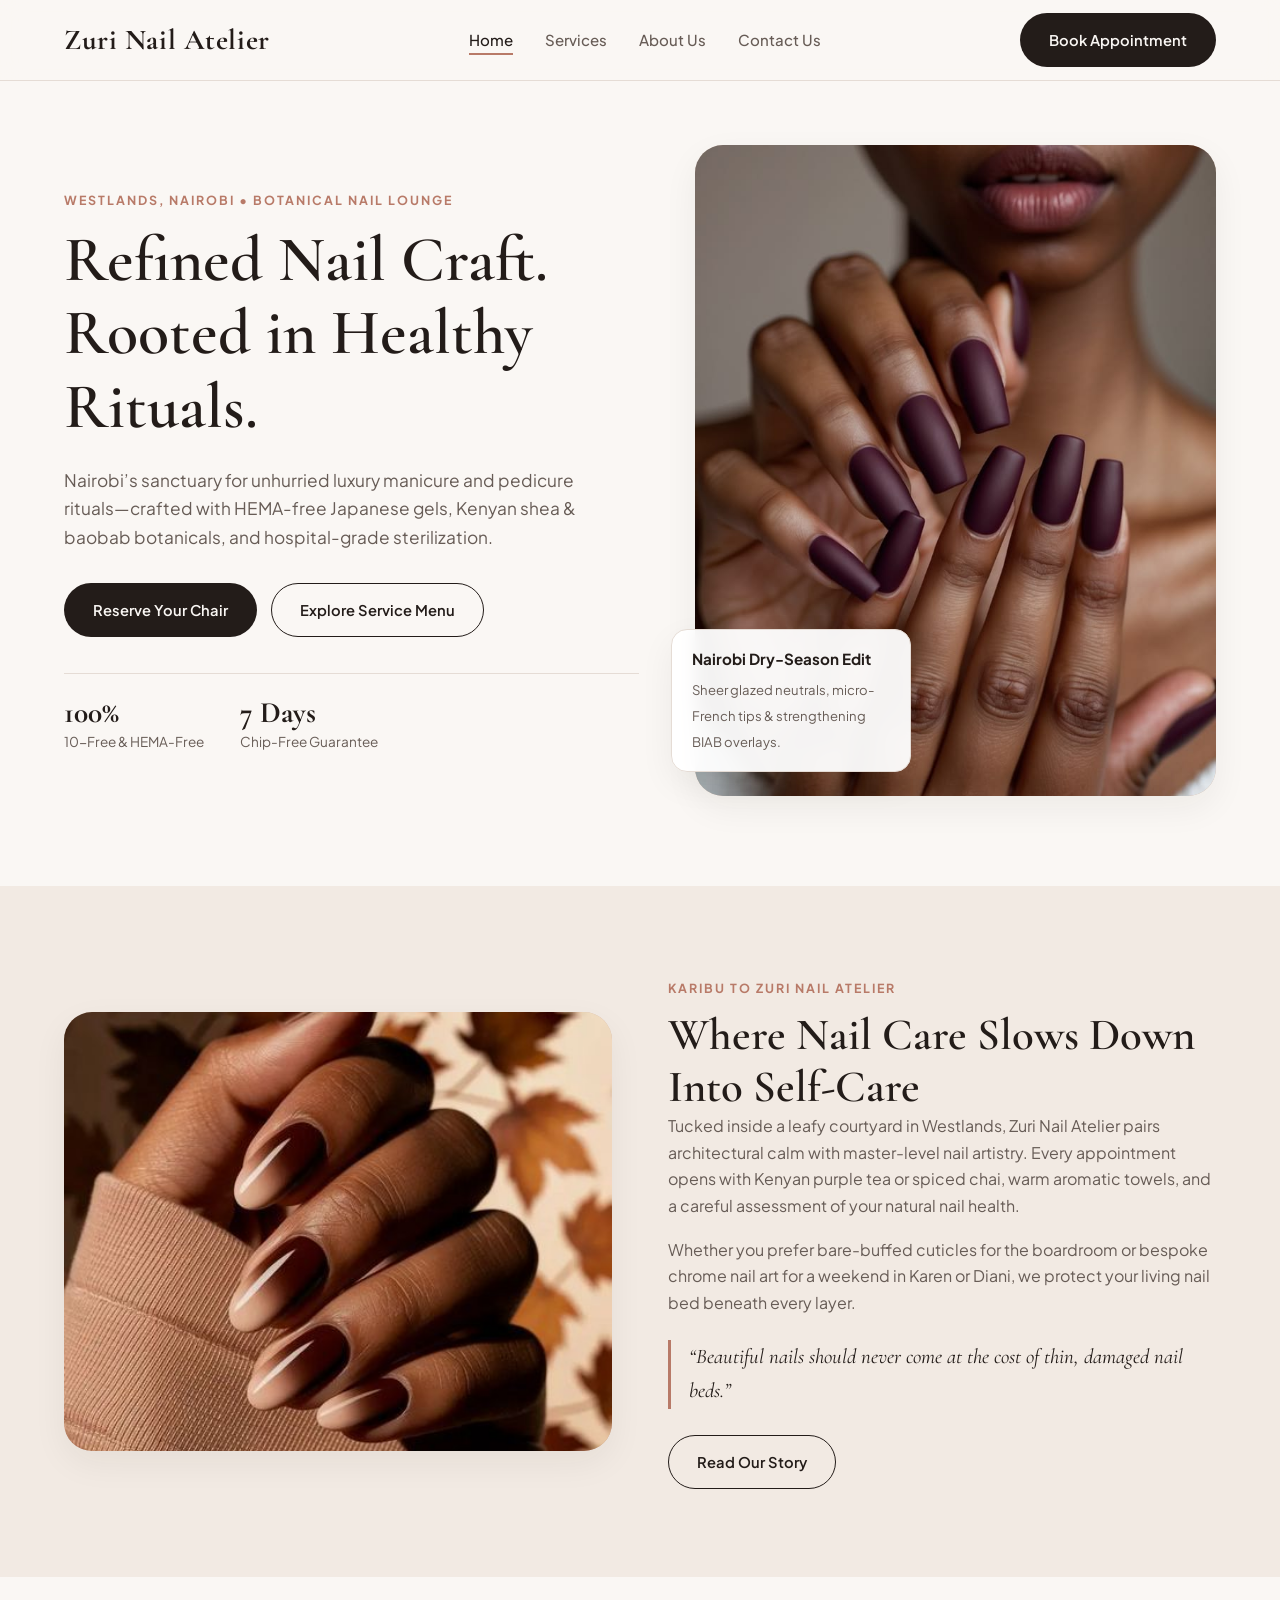
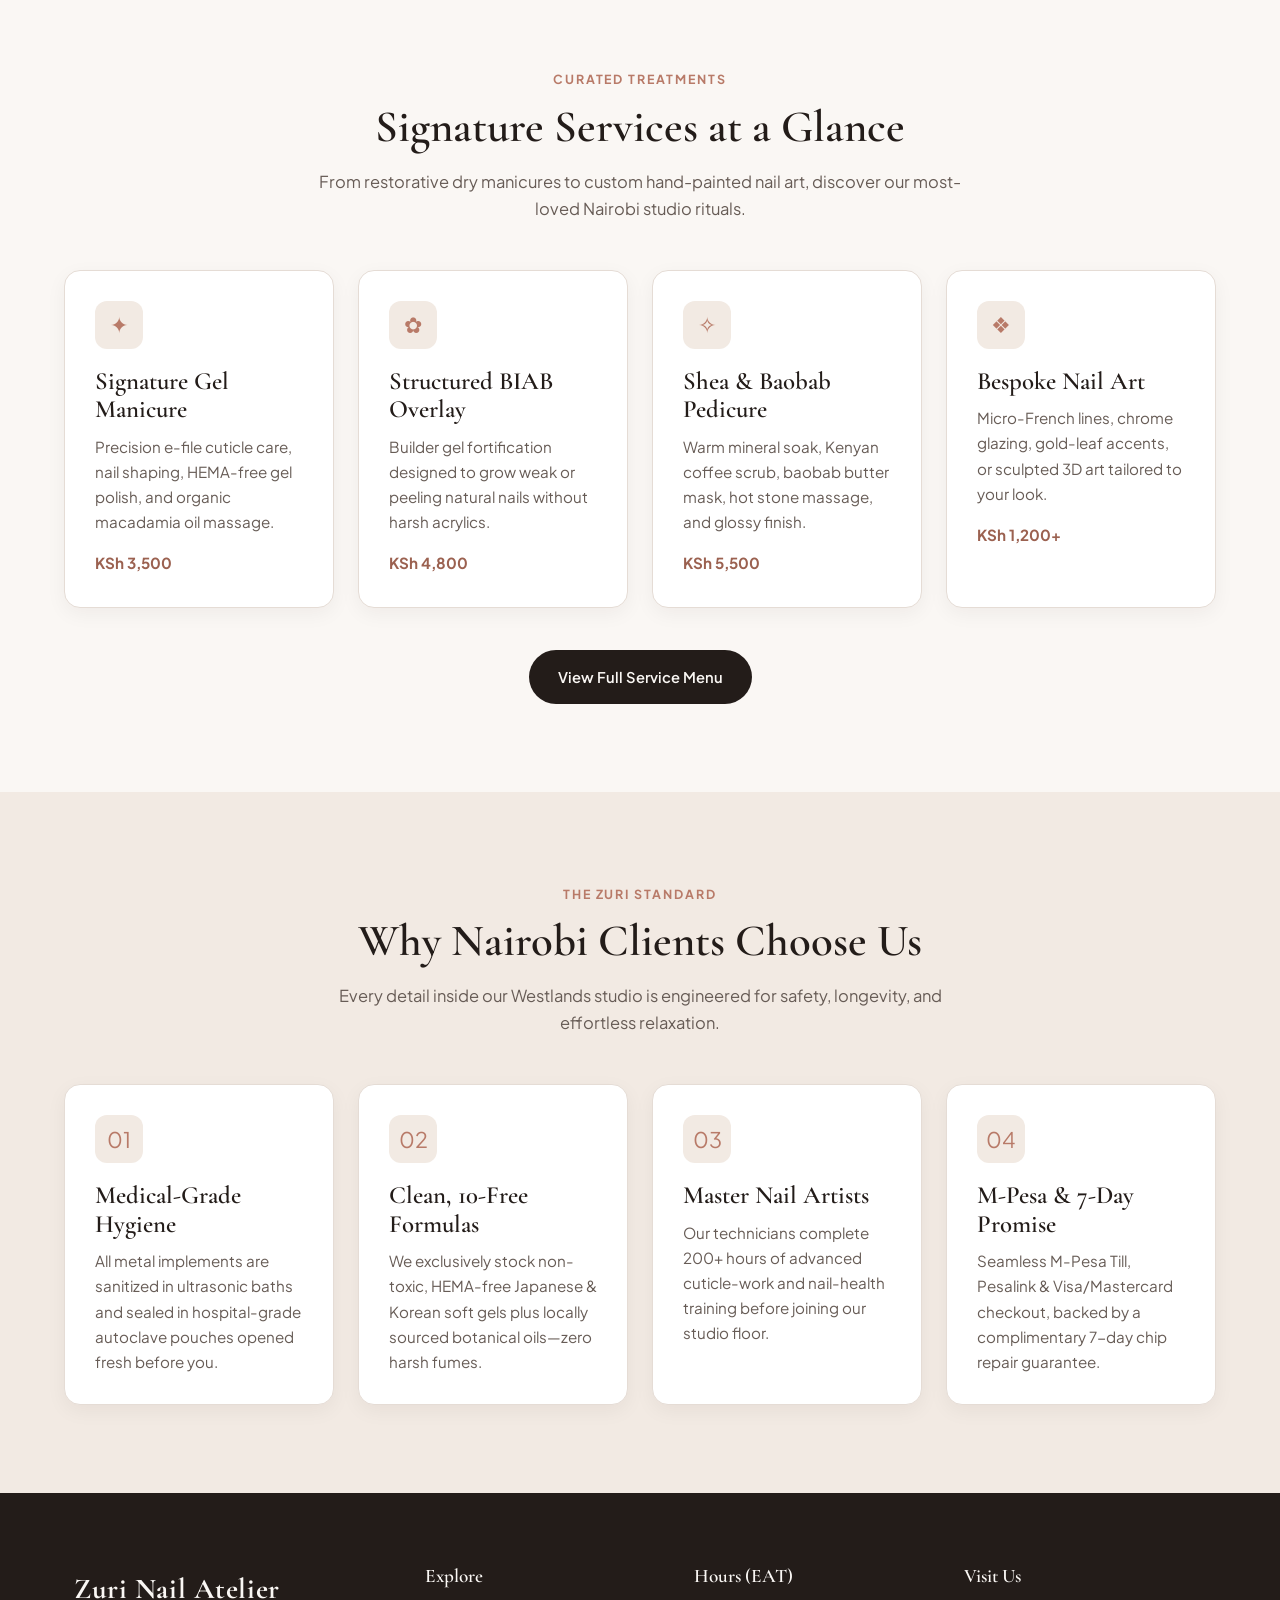
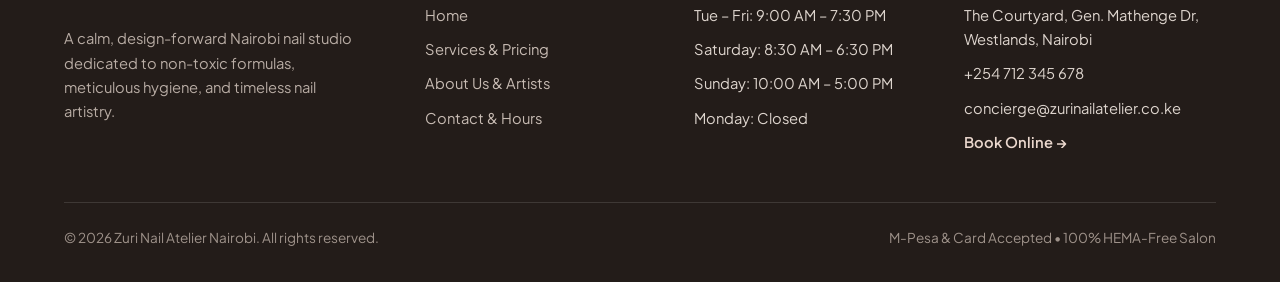
<file: index.html>
<!DOCTYPE html>
<html lang="en">
<head>
  <meta charset="UTF-8">
  <meta name="viewport" content="width=device-width, initial-scale=1.0">
  <title>Zuri Nail Atelier | Luxury Nail Studio in Westlands, Nairobi</title>
  <link rel="stylesheet" href="styles.css">
</head>
<body>

  <!-- GLOBAL HEADER -->
  <header class="site-header">
    <div class="container navbar">
      <a href="index.html" class="brand-logo">
      Zuri Nail Atelier
      </a>

      <nav>
        <ul class="nav-links" id="navLinks">
          <li><a href="index.html" class="active">Home</a></li>
          <li><a href="services.html">Services</a></li>
          <li><a href="about.html">About Us</a></li>
          <li><a href="contact.html">Contact Us</a></li>
        </ul>
      </nav>

      <div class="nav-actions">
        <a href="services.html#booking" class="btn btn-primary">Book Appointment</a>
        <button class="nav-toggle" id="navToggle" aria-label="Toggle Menu" aria-expanded="false">☰</button>
      </div>
    </div>
  </header>

  <main>
    <!-- 1. HERO SECTION -->
    <section class="hero">
      <div class="container hero-grid">
        <div class="hero-content">
          <span class="eyebrow">Westlands, Nairobi • Botanical Nail Lounge</span>
          <h1>Refined Nail Craft. Rooted in Healthy Rituals.</h1>
          <p>
            Nairobi’s sanctuary for unhurried luxury manicure and pedicure rituals—crafted with HEMA-free Japanese gels, Kenyan shea &amp; baobab botanicals, and hospital-grade sterilization.
          </p>
          <div class="hero-buttons">
            <a href="services.html#booking" class="btn btn-primary">Reserve Your Chair</a>
            <a href="services.html" class="btn btn-secondary">Explore Service Menu</a>
          </div>
          <div class="hero-metrics">
            <div class="metric">
              <strong>100%</strong>
              <span>10-Free &amp; HEMA-Free</span>
            </div>
            <div class="metric">
              <strong>7 Days</strong>
              <span>Chip-Free Guarantee</span>
            </div>
          </div>
        </div>

        <div class="hero-visual">
          <div class="hero-img-frame">
            <img
              src="./images/heroimg.jpeg"
              alt="Minimalist luxury manicure with sheer rose polish"
              onerror="this.style.display='none'"
            >
          </div>
          <div class="hero-floating-card">
            <strong>Nairobi Dry-Season Edit</strong>
            <span>Sheer glazed neutrals, micro-French tips &amp; strengthening BIAB overlays.</span>
          </div>
        </div>
      </div>
    </section>

    <!-- 2. INTRO SECTION -->
    <section class="section section-alt">
      <div class="container split-grid">
        <div class="split-media">
          <img
            src="./images/nailimg.jpeg"
            alt="Serene nail salon interior in Westlands Nairobi"
            onerror="this.style.display='none'"
          >
        </div>

        <div class="split-content">
          <span class="eyebrow">Karibu to Zuri Nail Atelier</span>
          <h2>Where Nail Care Slows Down Into Self-Care</h2>
          <p>
            Tucked inside a leafy courtyard in Westlands, Zuri Nail Atelier pairs architectural calm with master-level nail artistry. Every appointment opens with Kenyan purple tea or spiced chai, warm aromatic towels, and a careful assessment of your natural nail health.
          </p>
          <p>
            Whether you prefer bare-buffed cuticles for the boardroom or bespoke chrome nail art for a weekend in Karen or Diani, we protect your living nail bed beneath every layer.
          </p>
          <blockquote class="signature-quote">
            “Beautiful nails should never come at the cost of thin, damaged nail beds.”
          </blockquote>
          <br>
          <a href="about.html" class="btn btn-secondary">Read Our Story</a>
        </div>
      </div>
    </section>

    <!-- 3. SIMPLE SERVICES SECTION -->
    <section class="section">
      <div class="container">
        <div class="section-header center">
          <span class="eyebrow">Curated Treatments</span>
          <h2>Signature Services at a Glance</h2>
          <p>From restorative dry manicures to custom hand-painted nail art, discover our most-loved Nairobi studio rituals.</p>
        </div>

        <div class="grid-4">
          <article class="card">
            <div class="icon-badge">✦</div>
            <h3>Signature Gel Manicure</h3>
            <p>Precision e-file cuticle care, nail shaping, HEMA-free gel polish, and organic macadamia oil massage.</p>
            <span class="price-tag">KSh 3,500</span>
          </article>

          <article class="card">
            <div class="icon-badge">✿</div>
            <h3>Structured BIAB Overlay</h3>
            <p>Builder gel fortification designed to grow weak or peeling natural nails without harsh acrylics.</p>
            <span class="price-tag">KSh 4,800</span>
          </article>

          <article class="card">
            <div class="icon-badge">✧</div>
            <h3>Shea &amp; Baobab Pedicure</h3>
            <p>Warm mineral soak, Kenyan coffee scrub, baobab butter mask, hot stone massage, and glossy finish.</p>
            <span class="price-tag">KSh 5,500</span>
          </article>

          <article class="card">
            <div class="icon-badge">❖</div>
            <h3>Bespoke Nail Art</h3>
            <p>Micro-French lines, chrome glazing, gold-leaf accents, or sculpted 3D art tailored to your look.</p>
            <span class="price-tag">KSh 1,200+</span>
          </article>
        </div>

        <div style="text-align: center; margin-top: 42px;">
          <a href="services.html" class="btn btn-primary">View Full Service Menu</a>
        </div>
      </div>
    </section>

    <!-- 4. WHY CHOOSE US SECTION -->
    <section class="section section-alt">
      <div class="container">
        <div class="section-header center">
          <span class="eyebrow">The Zuri Standard</span>
          <h2>Why Nairobi Clients Choose Us</h2>
          <p>Every detail inside our Westlands studio is engineered for safety, longevity, and effortless relaxation.</p>
        </div>

        <div class="grid-4">
          <div class="card">
            <div class="icon-badge">01</div>
            <h3>Medical-Grade Hygiene</h3>
            <p>All metal implements are sanitized in ultrasonic baths and sealed in hospital-grade autoclave pouches opened fresh before you.</p>
          </div>

          <div class="card">
            <div class="icon-badge">02</div>
            <h3>Clean, 10-Free Formulas</h3>
            <p>We exclusively stock non-toxic, HEMA-free Japanese &amp; Korean soft gels plus locally sourced botanical oils—zero harsh fumes.</p>
          </div>

          <div class="card">
            <div class="icon-badge">03</div>
            <h3>Master Nail Artists</h3>
            <p>Our technicians complete 200+ hours of advanced cuticle-work and nail-health training before joining our studio floor.</p>
          </div>

          <div class="card">
            <div class="icon-badge">04</div>
            <h3>M-Pesa &amp; 7-Day Promise</h3>
            <p>Seamless M-Pesa Till, Pesalink &amp; Visa/Mastercard checkout, backed by a complimentary 7-day chip repair guarantee.</p>
          </div>
        </div>
      </div>
    </section>
  </main>

  <!-- GLOBAL FOOTER -->
  <footer class="site-footer">
    <div class="container">
      <div class="footer-grid">
        <div class="footer-brand">
          <a href="index.html" class="brand-logo"><span class="brand-dot"></span> Zuri Nail Atelier</a>
          <p>A calm, design-forward Nairobi nail studio dedicated to non-toxic formulas, meticulous hygiene, and timeless nail artistry.</p>
        </div>

        <div>
          <h4>Explore</h4>
          <ul class="footer-links">
            <li><a href="index.html">Home</a></li>
            <li><a href="services.html">Services &amp; Pricing</a></li>
            <li><a href="about.html">About Us &amp; Artists</a></li>
            <li><a href="contact.html">Contact &amp; Hours</a></li>
          </ul>
        </div>

        <div>
          <h4>Hours (EAT)</h4>
          <ul class="footer-links">
            <li>Tue – Fri: 9:00 AM – 7:30 PM</li>
            <li>Saturday: 8:30 AM – 6:30 PM</li>
            <li>Sunday: 10:00 AM – 5:00 PM</li>
            <li>Monday: Closed</li>
          </ul>
        </div>

        <div>
          <h4>Visit Us</h4>
          <ul class="footer-links">
            <li>The Courtyard, Gen. Mathenge Dr, Westlands, Nairobi</li>
            <li>+254 712 345 678</li>
            <li>concierge@zurinailatelier.co.ke</li>
            <li><a href="services.html#booking" style="color: var(--accent-blush); font-weight: 600;">Book Online →</a></li>
          </ul>
        </div>
      </div>

      <div class="footer-bottom">
        <span>&copy; 2026 Zuri Nail Atelier Nairobi. All rights reserved.</span>
        <span>M-Pesa &amp; Card Accepted • 100% HEMA-Free Salon</span>
      </div>
    </div>
  </footer>

  <script src="script.js"></script>
</body>
</html>
</file>
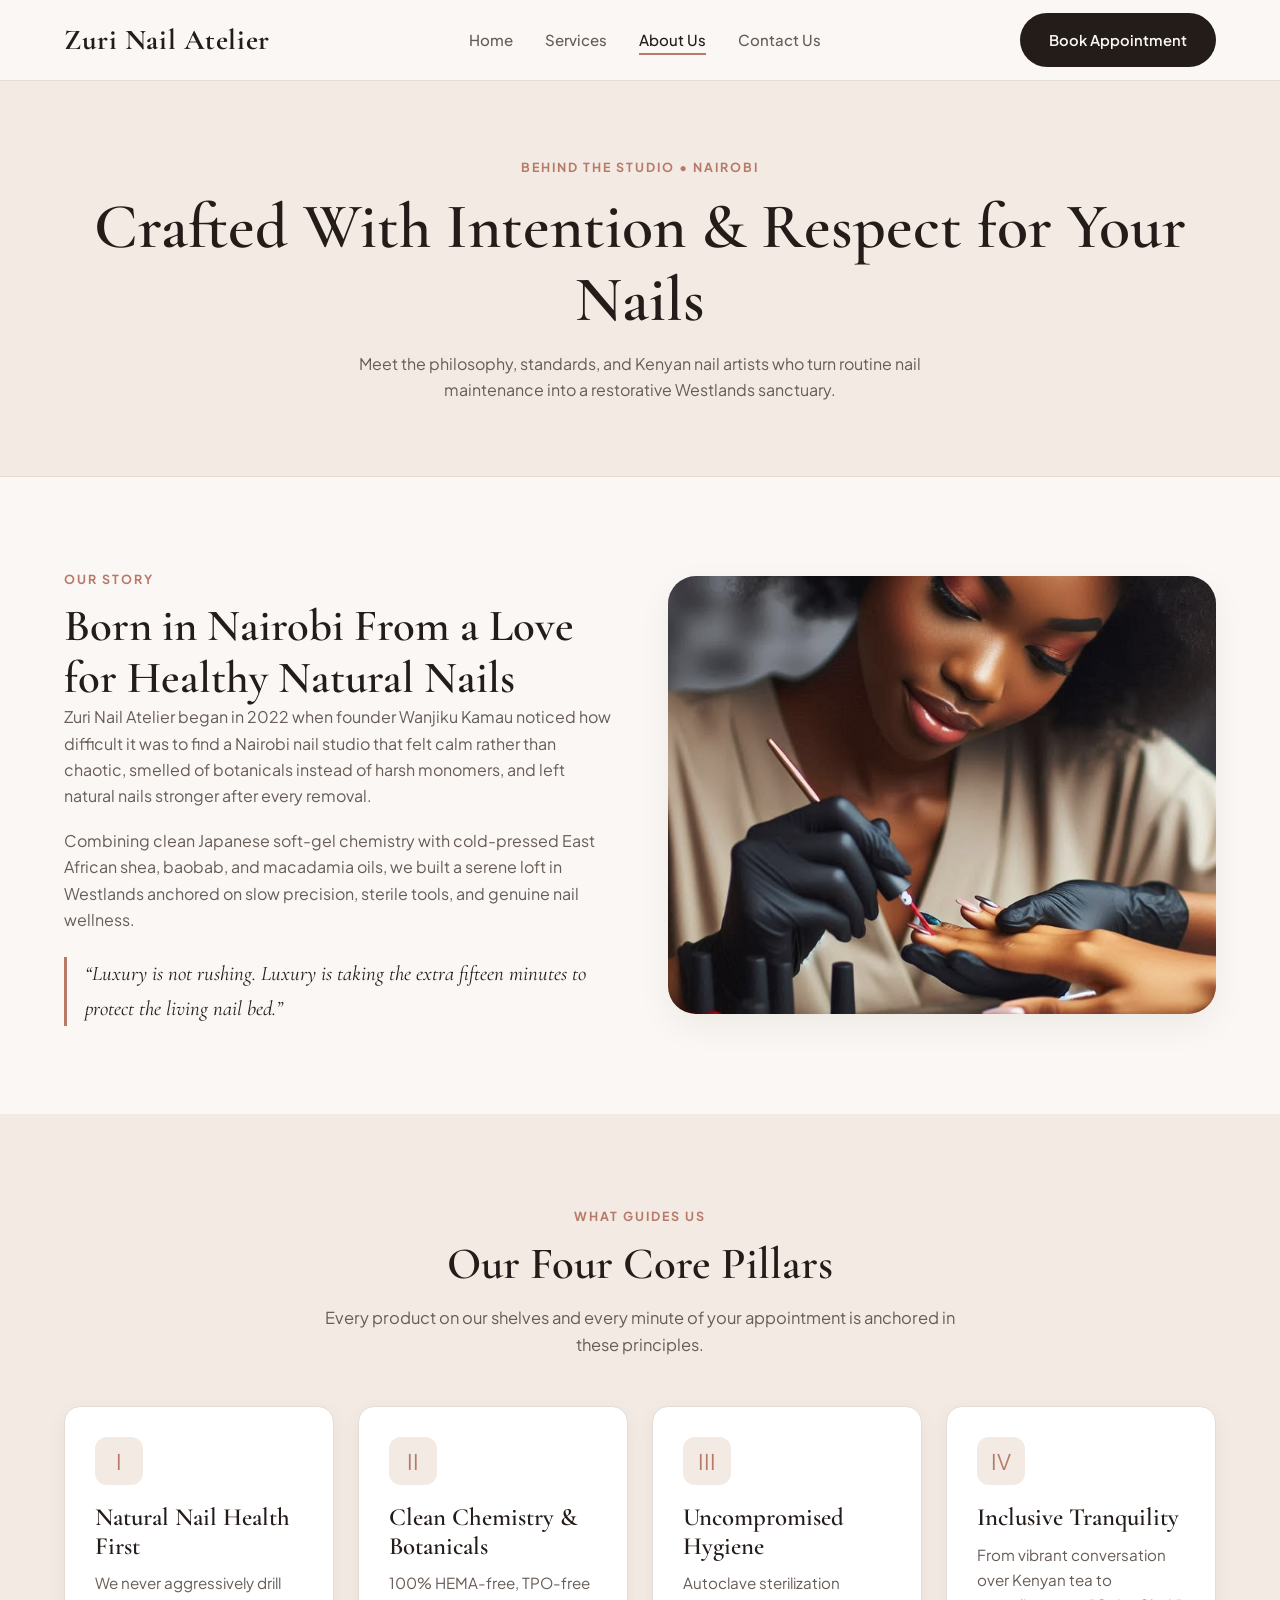
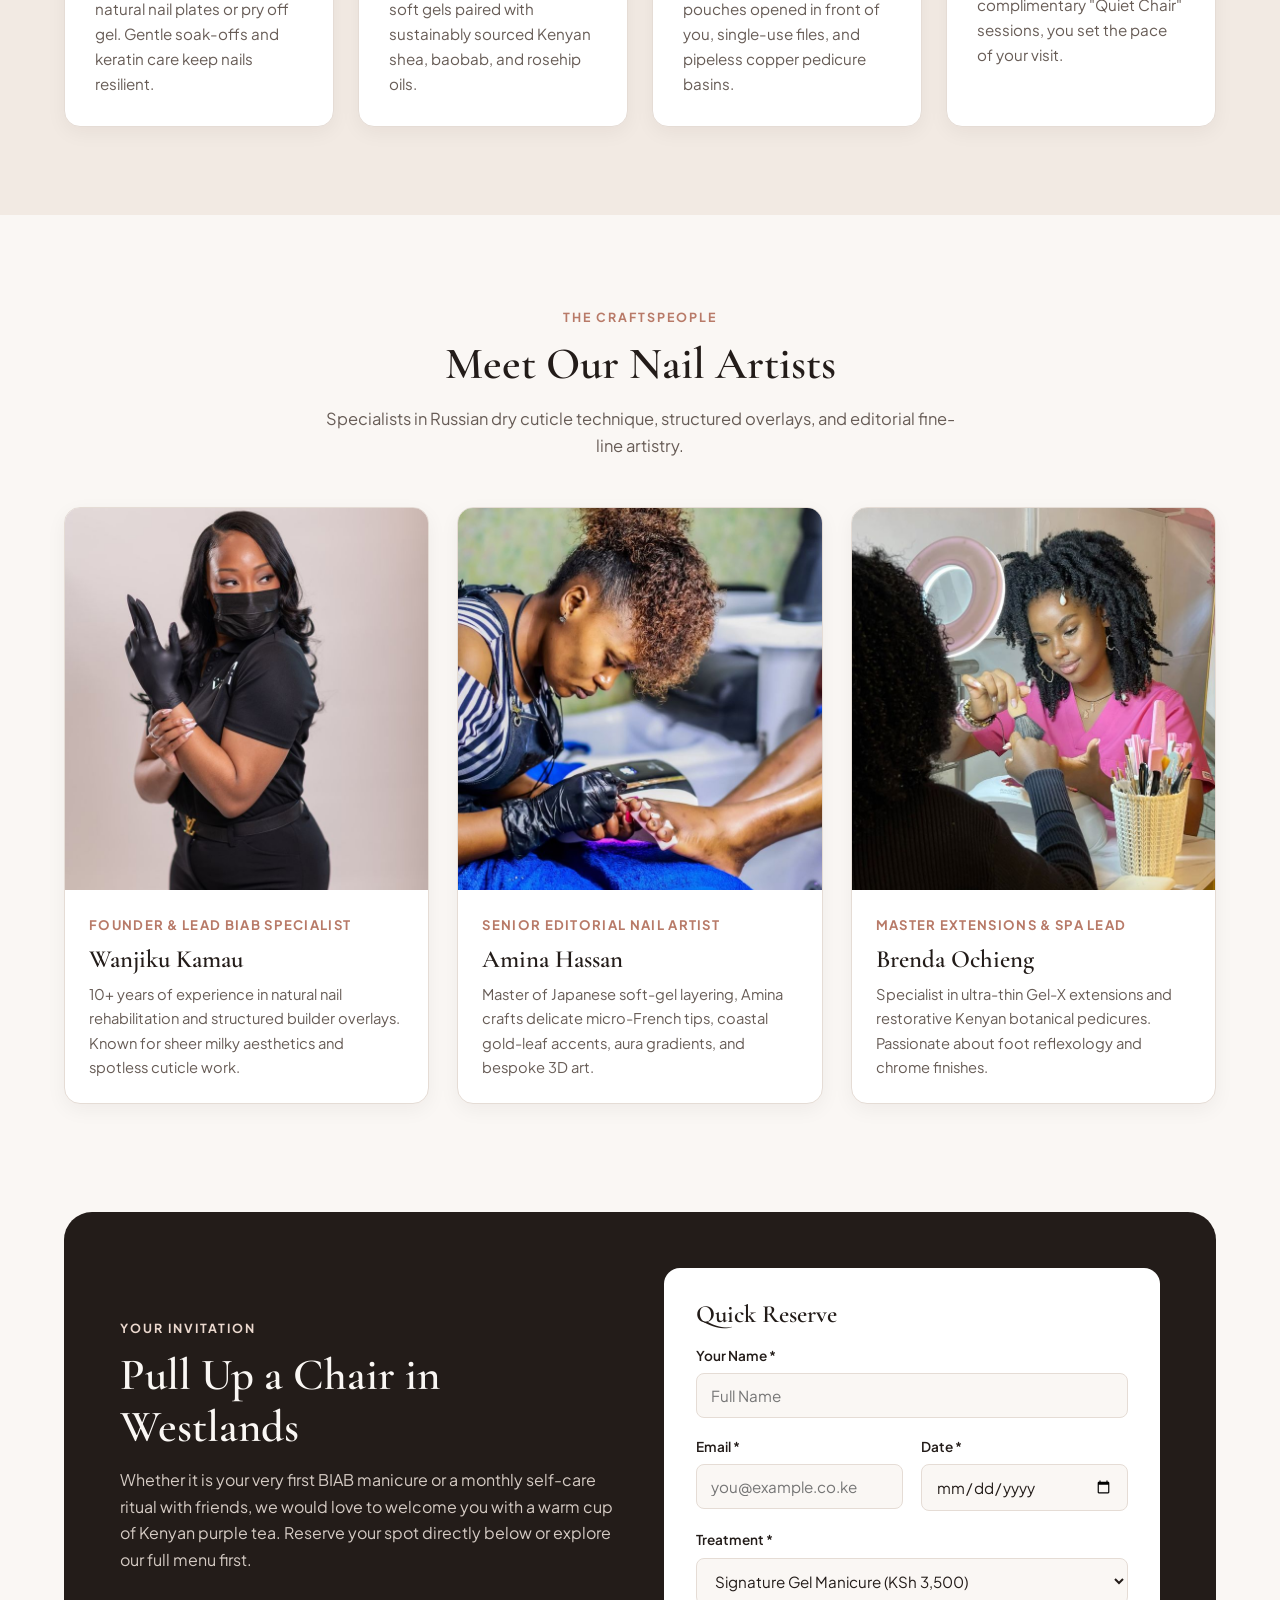
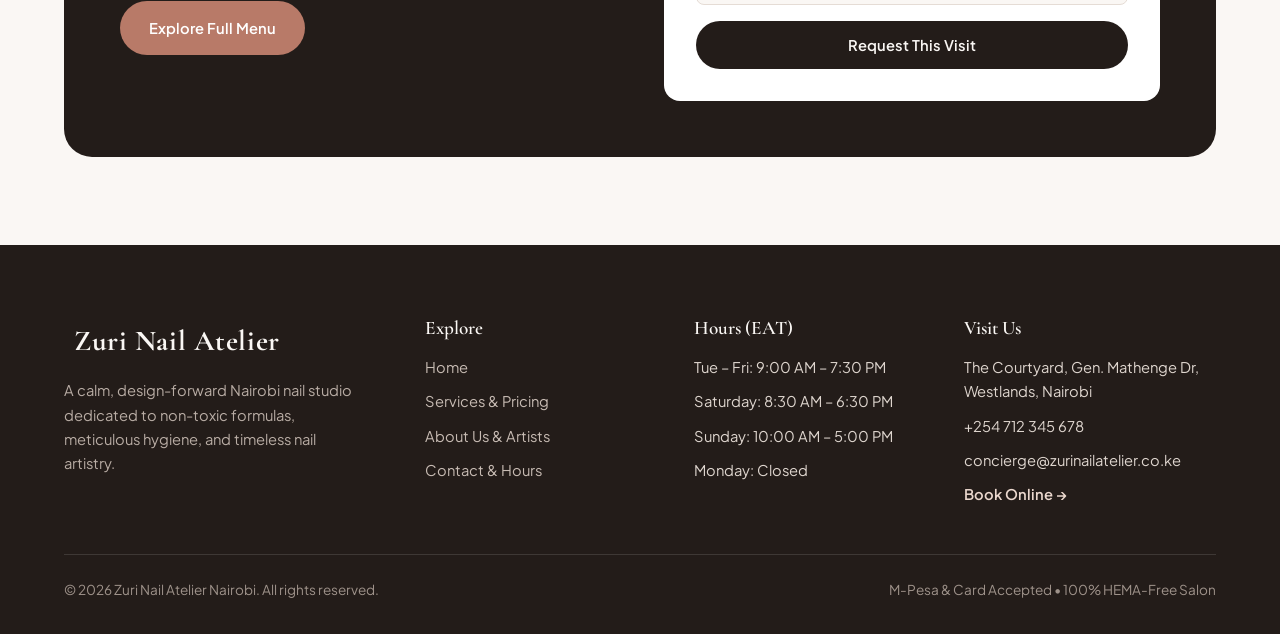
<file: about.html>
<!DOCTYPE html>
<html lang="en">
<head>
  <meta charset="UTF-8">
  <meta name="viewport" content="width=device-width, initial-scale=1.0">
  <title>About Us | Zuri Nail Atelier Nairobi</title>
  <link rel="stylesheet" href="styles.css">
</head>
<body>

  <!-- GLOBAL HEADER -->
  <header class="site-header">
    <div class="container navbar">
      <a href="index.html" class="brand-logo">
        Zuri Nail Atelier
      </a>

      <nav>
        <ul class="nav-links" id="navLinks">
          <li><a href="index.html">Home</a></li>
          <li><a href="services.html">Services</a></li>
          <li><a href="about.html" class="active">About Us</a></li>
          <li><a href="contact.html">Contact Us</a></li>
        </ul>
      </nav>

      <div class="nav-actions">
        <a href="services.html#booking" class="btn btn-primary">Book Appointment</a>
        <button class="nav-toggle" id="navToggle" aria-label="Toggle Menu" aria-expanded="false">☰</button>
      </div>
    </div>
  </header>

  <main>
    <!-- PAGE BANNER -->
    <section class="page-banner">
      <div class="container">
        <span class="eyebrow">Behind the Studio • Nairobi</span>
        <h1>Crafted With Intention &amp; Respect for Your Nails</h1>
        <p>Meet the philosophy, standards, and Kenyan nail artists who turn routine nail maintenance into a restorative Westlands sanctuary.</p>
      </div>
    </section>

    <!-- 1. OUR STORY SECTION -->
    <section class="section">
      <div class="container split-grid">
        <div class="split-content">
          <span class="eyebrow">Our Story</span>
          <h2>Born in Nairobi From a Love for Healthy Natural Nails</h2>
          <p>
            Zuri Nail Atelier began in 2022 when founder Wanjiku Kamau noticed how difficult it was to find a Nairobi nail studio that felt calm rather than chaotic, smelled of botanicals instead of harsh monomers, and left natural nails stronger after every removal.
          </p>
          <p>
            Combining clean Japanese soft-gel chemistry with cold-pressed East African shea, baobab, and macadamia oils, we built a serene loft in Westlands anchored on slow precision, sterile tools, and genuine nail wellness.
          </p>
          <blockquote class="signature-quote">
            “Luxury is not rushing. Luxury is taking the extra fifteen minutes to protect the living nail bed.”
          </blockquote>
        </div>

        <div class="split-media">
          <img
            src="./images/about us img 1.jpeg"
            alt="Nail artist carefully polishing nails in serene Nairobi studio"
            onerror="this.style.display='none'"
          >
        </div>
      </div>
    </section>

    <!-- 2. CORE PILLARS SECTION -->
    <section class="section section-alt">
      <div class="container">
        <div class="section-header center">
          <span class="eyebrow">What Guides Us</span>
          <h2>Our Four Core Pillars</h2>
          <p>Every product on our shelves and every minute of your appointment is anchored in these principles.</p>
        </div>

        <div class="grid-4">
          <article class="card">
            <div class="icon-badge">I</div>
            <h3>Natural Nail Health First</h3>
            <p>We never aggressively drill natural nail plates or pry off gel. Gentle soak-offs and keratin care keep nails resilient.</p>
          </article>

          <article class="card">
            <div class="icon-badge">II</div>
            <h3>Clean Chemistry &amp; Botanicals</h3>
            <p>100% HEMA-free, TPO-free soft gels paired with sustainably sourced Kenyan shea, baobab, and rosehip oils.</p>
          </article>

          <article class="card">
            <div class="icon-badge">III</div>
            <h3>Uncompromised Hygiene</h3>
            <p>Autoclave sterilization pouches opened in front of you, single-use files, and pipeless copper pedicure basins.</p>
          </article>

          <article class="card">
            <div class="icon-badge">IV</div>
            <h3>Inclusive Tranquility</h3>
            <p>From vibrant conversation over Kenyan tea to complimentary "Quiet Chair" sessions, you set the pace of your visit.</p>
          </article>
        </div>
      </div>
    </section>

    <!-- 3. ARTISTS SECTION -->
    <section class="section">
      <div class="container">
        <div class="section-header center">
          <span class="eyebrow">The Craftspeople</span>
          <h2>Meet Our Nail Artists</h2>
          <p>Specialists in Russian dry cuticle technique, structured overlays, and editorial fine-line artistry.</p>
        </div>

        <div class="grid-3">
          <article class="artist-card">
            <div class="artist-photo">
              <img
                src="./images/artist1.jpeg"
                alt="Wanjiku Kamau portrait"
                onerror="this.style.display='none'"
              >
            </div>
            <div class="artist-info">
              <span class="artist-role">Founder &amp; Lead BIAB Specialist</span>
              <h3>Wanjiku Kamau</h3>
              <p style="margin-top: 8px;">10+ years of experience in natural nail rehabilitation and structured builder overlays. Known for sheer milky aesthetics and spotless cuticle work.</p>
            </div>
          </article>

          <article class="artist-card">
            <div class="artist-photo">
              <img
                src="./images/artist2.jpeg"
                alt="Amina Hassan portrait"
                onerror="this.style.display='none'"
              >
            </div>
            <div class="artist-info">
              <span class="artist-role">Senior Editorial Nail Artist</span>
              <h3>Amina Hassan</h3>
              <p style="margin-top: 8px;">Master of Japanese soft-gel layering, Amina crafts delicate micro-French tips, coastal gold-leaf accents, aura gradients, and bespoke 3D art.</p>
            </div>
          </article>

          <article class="artist-card">
            <div class="artist-photo">
              <img
                src="./images/artist3.jpeg"
                alt="Brenda Ochieng portrait"
                onerror="this.style.display='none'"
              >
            </div>
            <div class="artist-info">
              <span class="artist-role">Master Extensions &amp; Spa Lead</span>
              <h3>Brenda Ochieng</h3>
              <p style="margin-top: 8px;">Specialist in ultra-thin Gel-X extensions and restorative Kenyan botanical pedicures. Passionate about foot reflexology and chrome finishes.</p>
            </div>
          </article>
        </div>
      </div>
    </section>

    <!-- 4. INVITATION SECTION WITH BOOKING -->
    <section class="section" style="padding-top: 20px;">
      <div class="container">
        <div class="invitation-box">
          <div>
            <span class="eyebrow" style="color: var(--accent-blush);">Your Invitation</span>
            <h2>Pull Up a Chair in Westlands</h2>
            <p>
              Whether it is your very first BIAB manicure or a monthly self-care ritual with friends, we would love to welcome you with a warm cup of Kenyan purple tea. Reserve your spot directly below or explore our full menu first.
            </p>
            <div style="margin-top: 28px;">
              <a href="services.html" class="btn btn-accent">Explore Full Menu</a>
            </div>
          </div>

          <div class="invitation-form">
            <h3 style="color: var(--ink-dark); margin-bottom: 16px;">Quick Reserve</h3>
            <form id="inviteBookingForm">
              <div class="form-grid">
                <div class="form-group full">
                  <label for="inviteName">Your Name *</label>
                  <input type="text" id="inviteName" name="name" placeholder="Full Name" required>
                </div>
                <div class="form-group">
                  <label for="inviteEmail">Email *</label>
                  <input type="email" id="inviteEmail" name="email" placeholder="you@example.co.ke" required>
                </div>
                <div class="form-group">
                  <label for="inviteDate">Date *</label>
                  <input type="date" id="inviteDate" name="date" required>
                </div>
                <div class="form-group full">
                  <label for="inviteService">Treatment *</label>
                  <select id="inviteService" name="service" required>
                    <option value="Signature Gel Manicure">Signature Gel Manicure (KSh 3,500)</option>
                    <option value="Structured BIAB Overlay">Structured BIAB Overlay (KSh 4,800)</option>
                    <option value="Kenyan Coffee &amp; Baobab Pedicure">Kenyan Coffee &amp; Baobab Pedicure (KSh 5,500)</option>
                    <option value="Gel-X Extensions">Gel-X Soft Gel Extensions (KSh 6,500)</option>
                  </select>
                </div>
              </div>
              <button type="submit" class="btn btn-primary" style="width: 100%; margin-top: 16px;">Request This Visit</button>
              <div class="form-feedback" id="inviteBookingFeedback" role="status"></div>
            </form>
          </div>
        </div>
      </div>
    </section>
  </main>

  <!-- GLOBAL FOOTER -->
  <footer class="site-footer">
    <div class="container">
      <div class="footer-grid">
        <div class="footer-brand">
          <a href="index.html" class="brand-logo"><span class="brand-dot"></span> Zuri Nail Atelier</a>
          <p>A calm, design-forward Nairobi nail studio dedicated to non-toxic formulas, meticulous hygiene, and timeless nail artistry.</p>
        </div>

        <div>
          <h4>Explore</h4>
          <ul class="footer-links">
            <li><a href="index.html">Home</a></li>
            <li><a href="services.html">Services &amp; Pricing</a></li>
            <li><a href="about.html">About Us &amp; Artists</a></li>
            <li><a href="contact.html">Contact &amp; Hours</a></li>
          </ul>
        </div>

        <div>
          <h4>Hours (EAT)</h4>
          <ul class="footer-links">
            <li>Tue – Fri: 9:00 AM – 7:30 PM</li>
            <li>Saturday: 8:30 AM – 6:30 PM</li>
            <li>Sunday: 10:00 AM – 5:00 PM</li>
            <li>Monday: Closed</li>
          </ul>
        </div>

        <div>
          <h4>Visit Us</h4>
          <ul class="footer-links">
            <li>The Courtyard, Gen. Mathenge Dr, Westlands, Nairobi</li>
            <li>+254 712 345 678</li>
            <li>concierge@zurinailatelier.co.ke</li>
            <li><a href="services.html#booking" style="color: var(--accent-blush); font-weight: 600;">Book Online →</a></li>
          </ul>
        </div>
      </div>

      <div class="footer-bottom">
        <span>&copy; 2026 Zuri Nail Atelier Nairobi. All rights reserved.</span>
        <span>M-Pesa &amp; Card Accepted • 100% HEMA-Free Salon</span>
      </div>
    </div>
  </footer>

  <script src="script.js"></script>
</body>
</html>
</file>
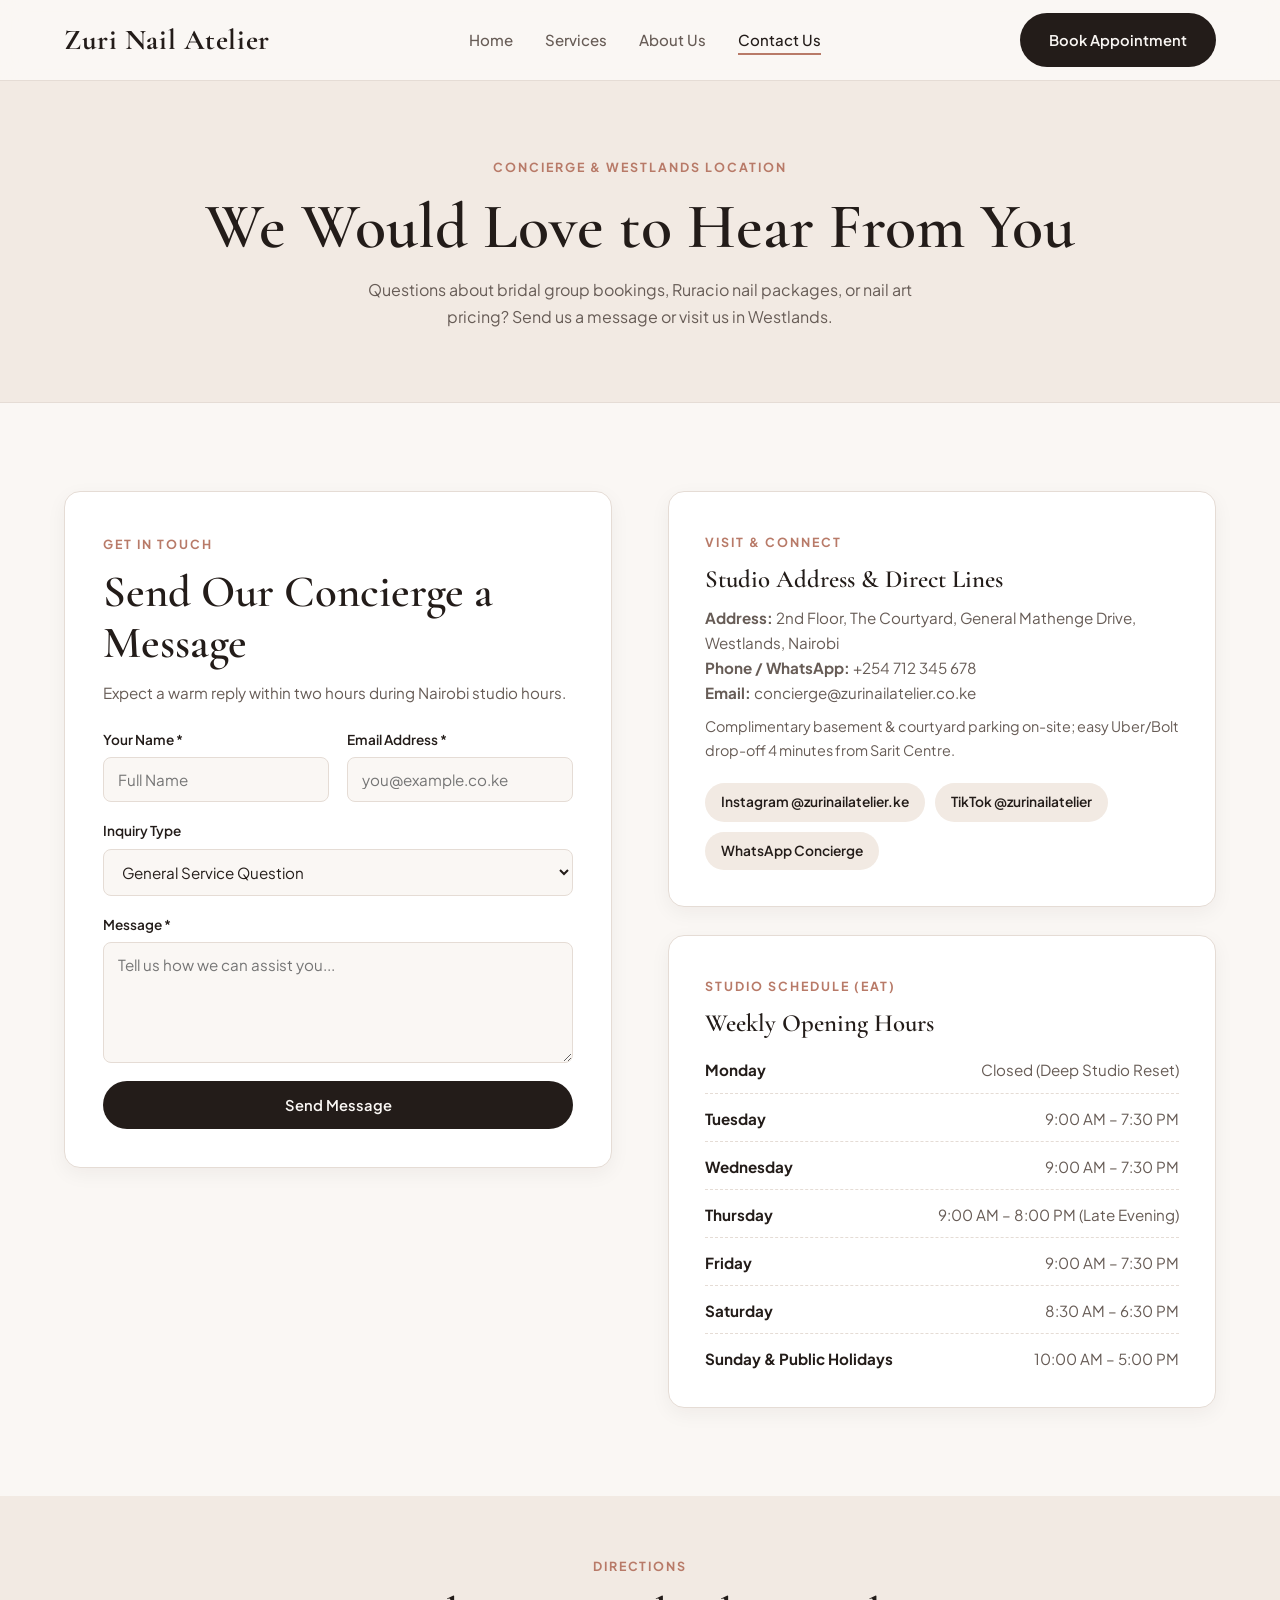
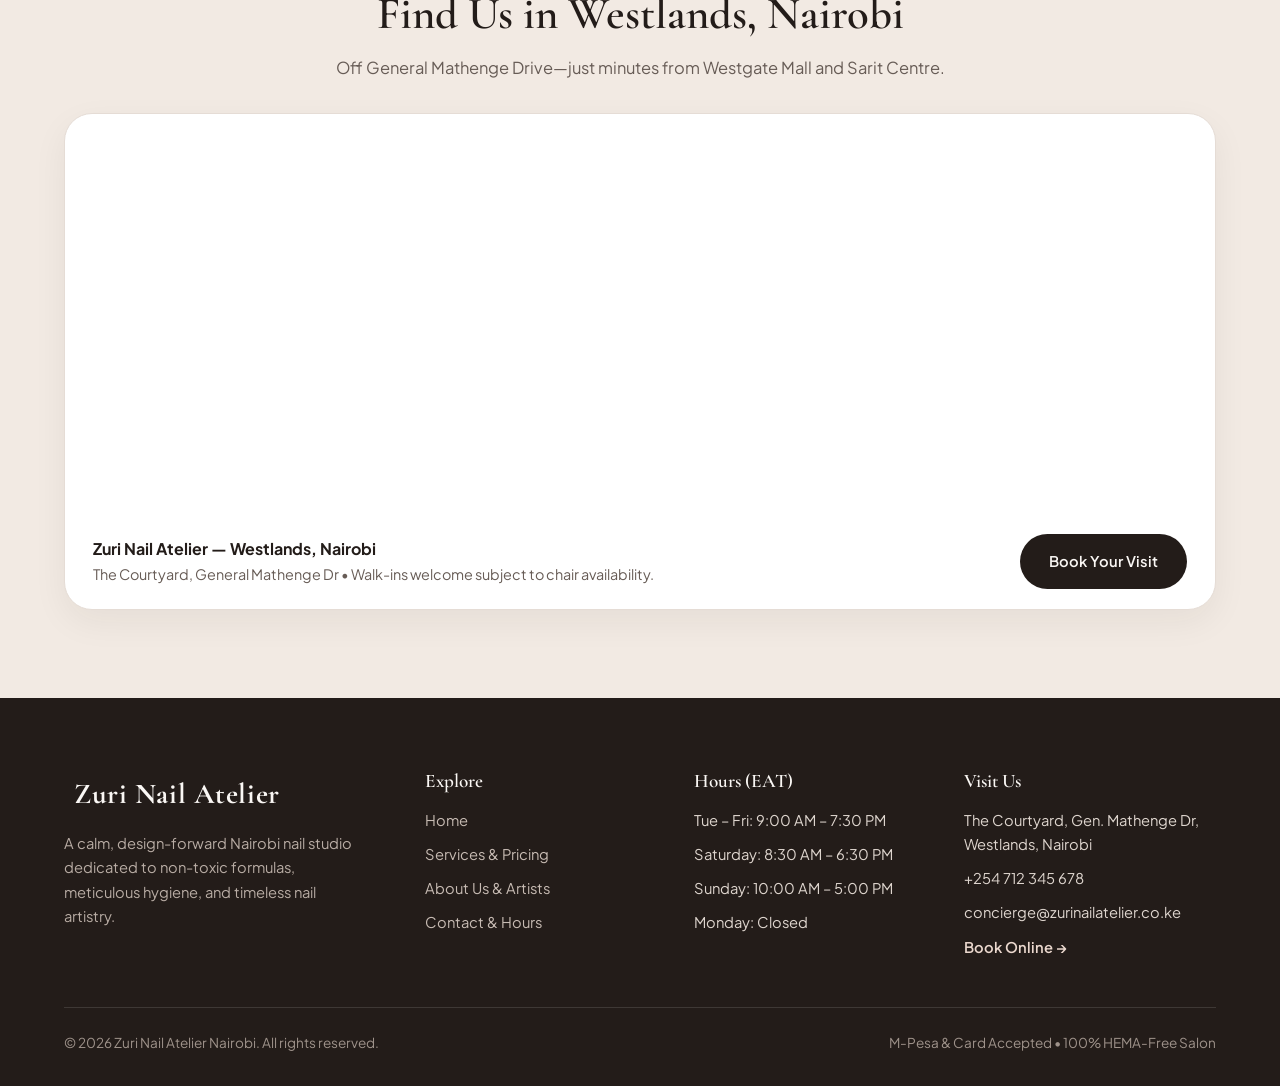
<file: contact.html>
<!DOCTYPE html>
<html lang="en">
<head>
  <meta charset="UTF-8">
  <meta name="viewport" content="width=device-width, initial-scale=1.0">
  <title>Contact Us | Zuri Nail Atelier Nairobi</title>
  <link rel="stylesheet" href="styles.css">
</head>
<body>

  <!-- GLOBAL HEADER -->
  <header class="site-header">
    <div class="container navbar">
      <a href="index.html" class="brand-logo">
      Zuri Nail Atelier
      </a>

      <nav>
        <ul class="nav-links" id="navLinks">
          <li><a href="index.html">Home</a></li>
          <li><a href="services.html">Services</a></li>
          <li><a href="about.html">About Us</a></li>
          <li><a href="contact.html" class="active">Contact Us</a></li>
        </ul>
      </nav>

      <div class="nav-actions">
        <a href="services.html#booking" class="btn btn-primary">Book Appointment</a>
        <button class="nav-toggle" id="navToggle" aria-label="Toggle Menu" aria-expanded="false">☰</button>
      </div>
    </div>
  </header>

  <main>
    <!-- PAGE BANNER -->
    <section class="page-banner">
      <div class="container">
        <span class="eyebrow">Concierge &amp; Westlands Location</span>
        <h1>We Would Love to Hear From You</h1>
        <p>Questions about bridal group bookings, Ruracio nail packages, or nail art pricing? Send us a message or visit us in Westlands.</p>
      </div>
    </section>

    <!-- 1. GET IN TOUCH + 2. VISIT & CONNECT + 3. SCHEDULE -->
    <section class="section">
      <div class="container split-grid" style="align-items: start;">

        <!-- 1. GET IN TOUCH SECTION -->
        <div class="card" style="padding: 38px;">
          <span class="eyebrow">Get In Touch</span>
          <h2>Send Our Concierge a Message</h2>
          <p style="margin: 10px 0 24px;">Expect a warm reply within two hours during Nairobi studio hours.</p>

          <form id="contactForm">
            <div class="form-grid">
              <div class="form-group">
                <label for="contactName">Your Name *</label>
                <input type="text" id="contactName" name="name" placeholder="Full Name" required>
              </div>

              <div class="form-group">
                <label for="contactEmail">Email Address *</label>
                <input type="email" id="contactEmail" name="email" placeholder="you@example.co.ke" required>
              </div>

              <div class="form-group full">
                <label for="contactTopic">Inquiry Type</label>
                <select id="contactTopic" name="topic">
                  <option value="General Question">General Service Question</option>
                  <option value="Bridal &amp; Ruracio Groups">Bridal, Ruracio &amp; Private Parties</option>
                  <option value="Reschedule / Existing Booking">Reschedule / Existing Appointment</option>
                  <option value="Gift Cards">Zuri Gift Vouchers &amp; Memberships</option>
                </select>
              </div>

              <div class="form-group full">
                <label for="contactMessage">Message *</label>
                <textarea id="contactMessage" name="message" rows="5" placeholder="Tell us how we can assist you..." required></textarea>
              </div>
            </div>

            <button type="submit" class="btn btn-primary" style="width: 100%; margin-top: 18px;">Send Message</button>
            <div class="form-feedback" id="contactFeedback" role="status"></div>
          </form>
        </div>

        <!-- RIGHT COLUMN: 2. VISIT & CONNECT + 3. SCHEDULE -->
        <div style="display: grid; gap: 28px;">

          <!-- 2. VISIT & CONNECT SECTION -->
          <div class="card" style="padding: 36px;">
            <span class="eyebrow">Visit &amp; Connect</span>
            <h3>Studio Address &amp; Direct Lines</h3>
            <p style="margin-top: 12px;">
              <strong>Address:</strong> 2nd Floor, The Courtyard, General Mathenge Drive, Westlands, Nairobi<br>
              <strong>Phone / WhatsApp:</strong> +254 712 345 678<br>
              <strong>Email:</strong> concierge@zurinailatelier.co.ke
            </p>
            <p style="margin-top: 10px; font-size: 0.9rem;">
              Complimentary basement &amp; courtyard parking on-site; easy Uber/Bolt drop-off 4 minutes from Sarit Centre.
            </p>

            <div class="social-links">
              <a href="#" class="social-pill" aria-label="Instagram">Instagram @zurinailatelier.ke</a>
              <a href="#" class="social-pill" aria-label="TikTok">TikTok @zurinailatelier</a>
              <a href="#" class="social-pill" aria-label="WhatsApp">WhatsApp Concierge</a>
            </div>
          </div>

          <!-- 3. SCHEDULE SECTION -->
          <div class="card" style="padding: 36px;">
            <span class="eyebrow">Studio Schedule (EAT)</span>
            <h3>Weekly Opening Hours</h3>
            <div class="hours-list">
              <div class="hours-row">
                <strong>Monday</strong>
                <span>Closed (Deep Studio Reset)</span>
              </div>
              <div class="hours-row">
                <strong>Tuesday</strong>
                <span>9:00 AM – 7:30 PM</span>
              </div>
              <div class="hours-row">
                <strong>Wednesday</strong>
                <span>9:00 AM – 7:30 PM</span>
              </div>
              <div class="hours-row">
                <strong>Thursday</strong>
                <span>9:00 AM – 8:00 PM (Late Evening)</span>
              </div>
              <div class="hours-row">
                <strong>Friday</strong>
                <span>9:00 AM – 7:30 PM</span>
              </div>
              <div class="hours-row">
                <strong>Saturday</strong>
                <span>8:30 AM – 6:30 PM</span>
              </div>
              <div class="hours-row" style="border-bottom: none; padding-bottom: 0;">
                <strong>Sunday &amp; Public Holidays</strong>
                <span>10:00 AM – 5:00 PM</span>
              </div>
            </div>
          </div>

        </div>
      </div>
    </section>

    <!-- 4. MAP SECTION (WESTLANDS, NAIROBI) -->
    <section class="section section-alt" style="padding-top: 56px;">
      <div class="container">
        <div class="section-header center" style="margin-bottom: 32px;">
          <span class="eyebrow">Directions</span>
          <h2>Find Us in Westlands, Nairobi</h2>
          <p>Off General Mathenge Drive—just minutes from Westgate Mall and Sarit Centre.</p>
        </div>

        <div class="map-container">
          <iframe
            class="map-frame"
            title="Zuri Nail Atelier Westlands Nairobi Map"
            loading="lazy"
            referrerpolicy="no-referrer-when-downgrade"
            src="https://www.openstreetmap.org/export/embed.html?bbox=36.7920%2C-1.2720%2C36.8120%2C-1.2570&amp;layer=mapnik&amp;marker=-1.2647%2C36.8019">
          </iframe>
          <div class="map-footer">
            <div>
              <strong>Zuri Nail Atelier — Westlands, Nairobi</strong>
              <p style="font-size: 0.9rem; color: var(--ink-muted);">The Courtyard, General Mathenge Dr • Walk-ins welcome subject to chair availability.</p>
            </div>
            <a href="services.html#booking" class="btn btn-primary">Book Your Visit</a>
          </div>
        </div>
      </div>
    </section>
  </main>

  <!-- GLOBAL FOOTER -->
  <footer class="site-footer">
    <div class="container">
      <div class="footer-grid">
        <div class="footer-brand">
          <a href="index.html" class="brand-logo"><span class="brand-dot"></span> Zuri Nail Atelier</a>
          <p>A calm, design-forward Nairobi nail studio dedicated to non-toxic formulas, meticulous hygiene, and timeless nail artistry.</p>
        </div>

        <div>
          <h4>Explore</h4>
          <ul class="footer-links">
            <li><a href="index.html">Home</a></li>
            <li><a href="services.html">Services &amp; Pricing</a></li>
            <li><a href="about.html">About Us &amp; Artists</a></li>
            <li><a href="contact.html">Contact &amp; Hours</a></li>
          </ul>
        </div>

        <div>
          <h4>Hours (EAT)</h4>
          <ul class="footer-links">
            <li>Tue – Fri: 9:00 AM – 7:30 PM</li>
            <li>Saturday: 8:30 AM – 6:30 PM</li>
            <li>Sunday: 10:00 AM – 5:00 PM</li>
            <li>Monday: Closed</li>
          </ul>
        </div>

        <div>
          <h4>Visit Us</h4>
          <ul class="footer-links">
            <li>The Courtyard, Gen. Mathenge Dr, Westlands, Nairobi</li>
            <li>+254 712 345 678</li>
            <li>concierge@zurinailatelier.co.ke</li>
            <li><a href="services.html#booking" style="color: var(--accent-blush); font-weight: 600;">Book Online →</a></li>
          </ul>
        </div>
      </div>

      <div class="footer-bottom">
        <span>&copy; 2026 Zuri Nail Atelier Nairobi. All rights reserved.</span>
        <span>M-Pesa &amp; Card Accepted • 100% HEMA-Free Salon</span>
      </div>
    </div>
  </footer>

  <script src="script.js"></script>
</body>
</html>
</file>
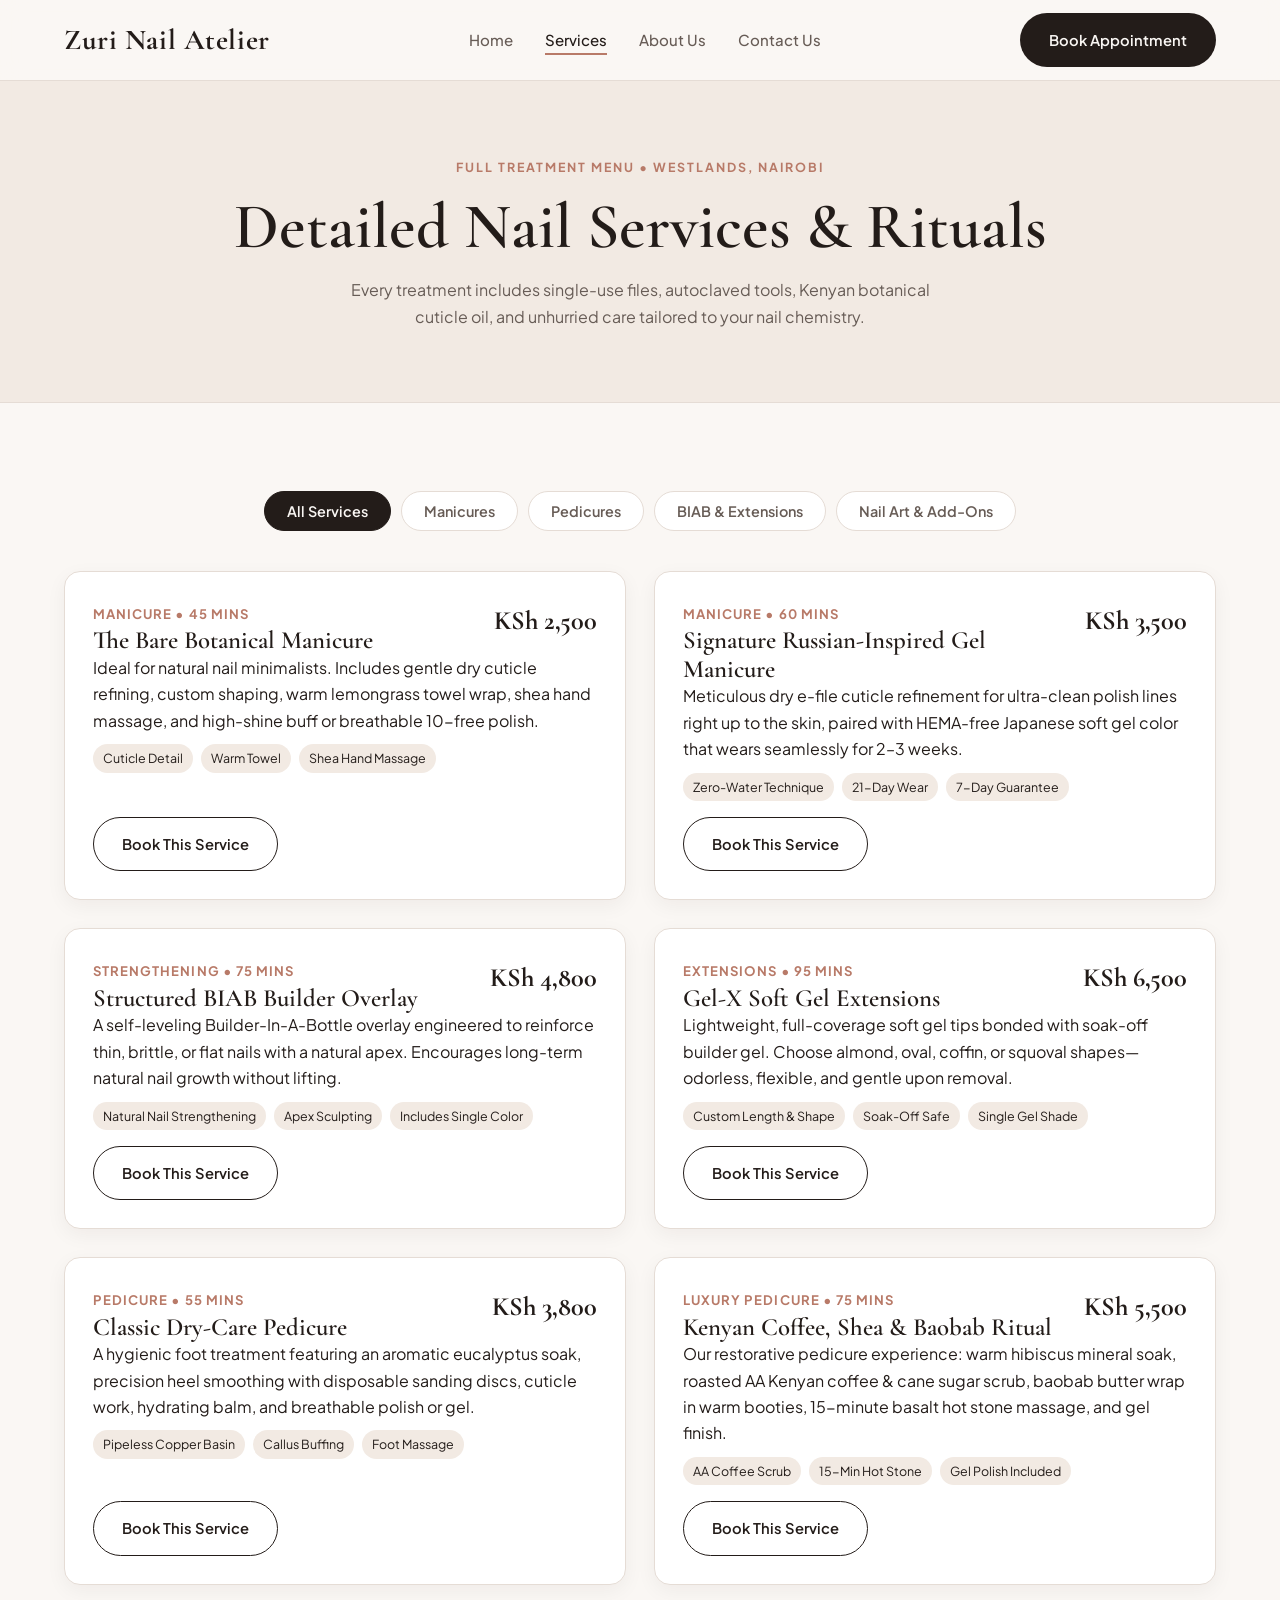
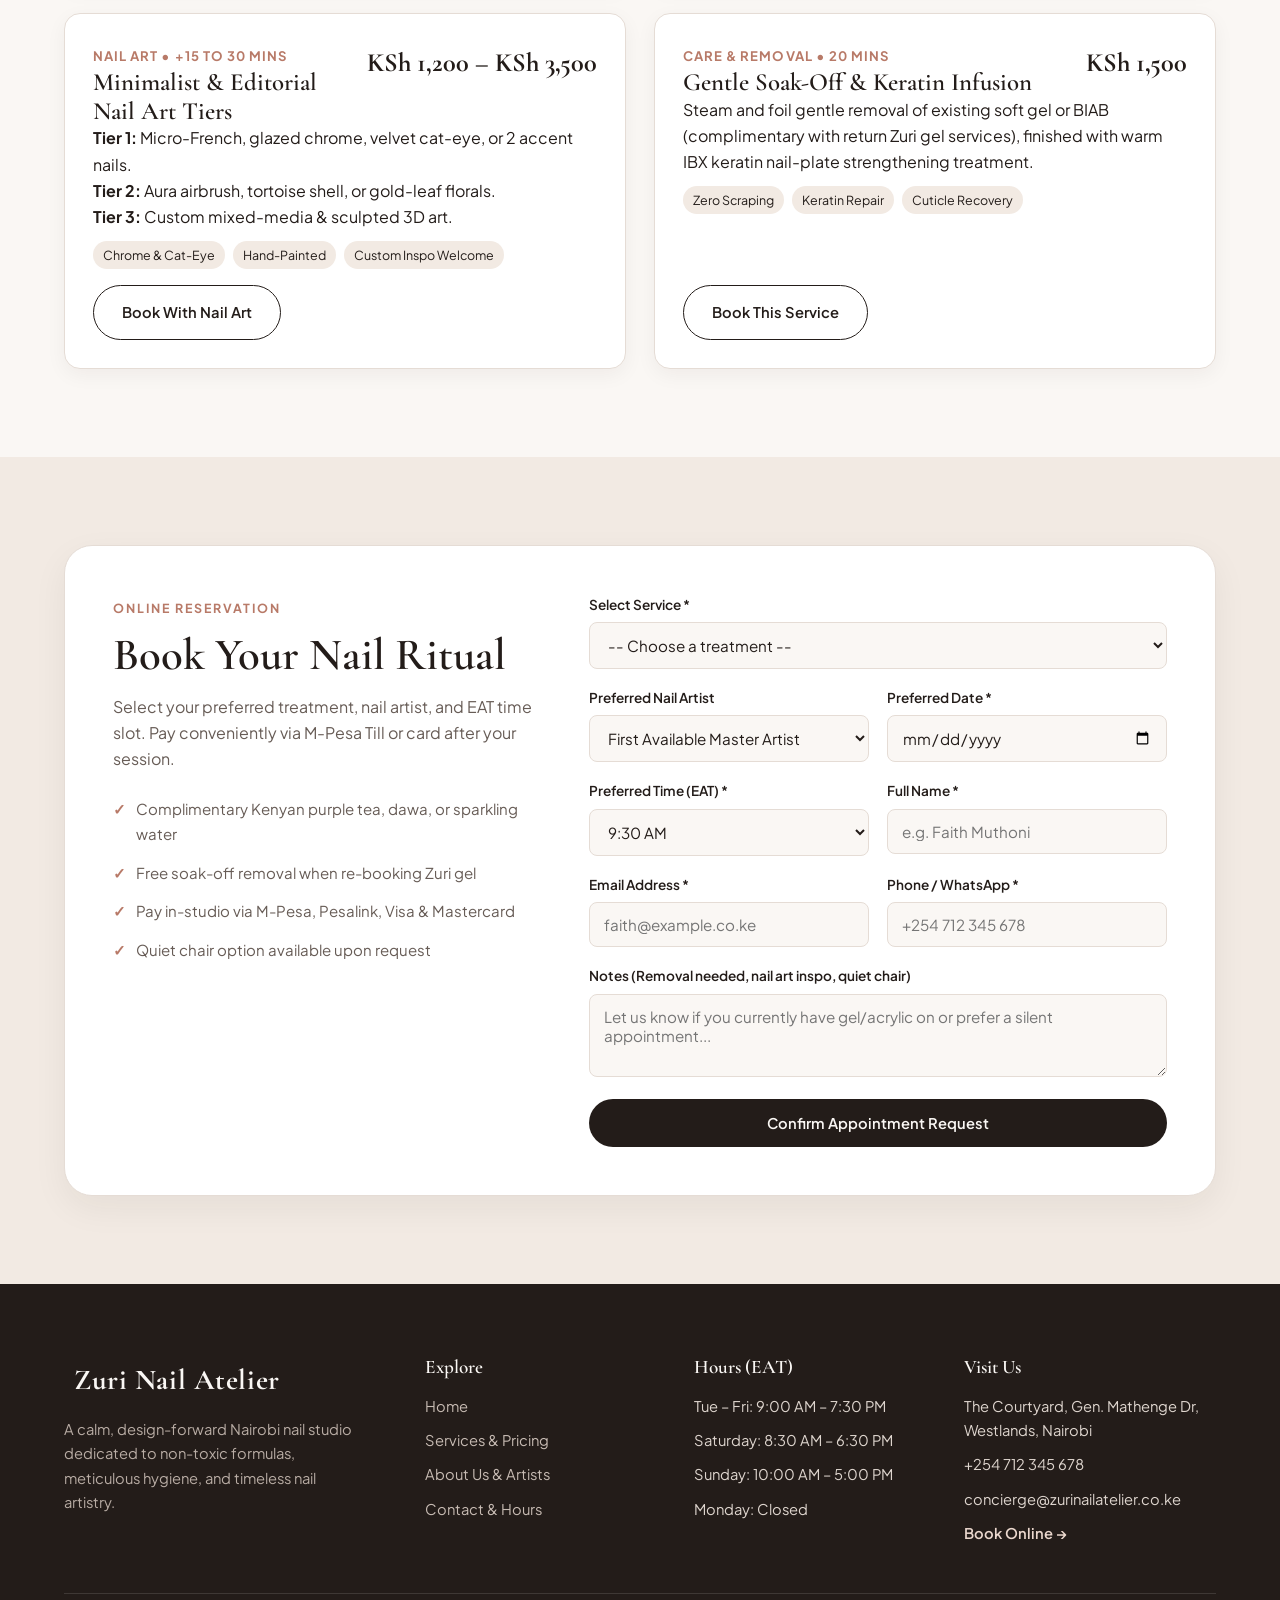
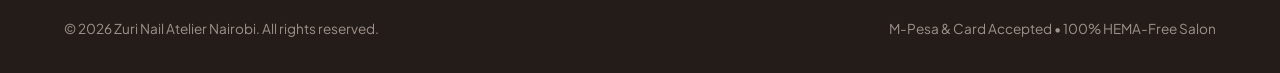
<file: services.html>
<!DOCTYPE html>
<html lang="en">
<head>
  <meta charset="UTF-8">
  <meta name="viewport" content="width=device-width, initial-scale=1.0">
  <title>Services &amp; Booking | Zuri Nail Atelier Nairobi</title>
  <link rel="stylesheet" href="styles.css">
</head>
<body>

  <!-- GLOBAL HEADER -->
  <header class="site-header">
    <div class="container navbar">
      <a href="index.html" class="brand-logo">
      Zuri Nail Atelier
      </a>

      <nav>
        <ul class="nav-links" id="navLinks">
          <li><a href="index.html">Home</a></li>
          <li><a href="services.html" class="active">Services</a></li>
          <li><a href="about.html">About Us</a></li>
          <li><a href="contact.html">Contact Us</a></li>
        </ul>
      </nav>

      <div class="nav-actions">
        <a href="#booking" class="btn btn-primary">Book Appointment</a>
        <button class="nav-toggle" id="navToggle" aria-label="Toggle Menu" aria-expanded="false">☰</button>
      </div>
    </div>
  </header>

  <main>
    <!-- PAGE BANNER -->
    <section class="page-banner">
      <div class="container">
        <span class="eyebrow">Full Treatment Menu • Westlands, Nairobi</span>
        <h1>Detailed Nail Services &amp; Rituals</h1>
        <p>Every treatment includes single-use files, autoclaved tools, Kenyan botanical cuticle oil, and unhurried care tailored to your nail chemistry.</p>
      </div>
    </section>

    <!-- DETAILED SERVICE INFORMATION SECTION -->
    <section class="section">
      <div class="container">
        <div class="filter-tabs">
          <button class="tab-btn active" data-category="all">All Services</button>
          <button class="tab-btn" data-category="manicure">Manicures</button>
          <button class="tab-btn" data-category="pedicure">Pedicures</button>
          <button class="tab-btn" data-category="enhancements">BIAB &amp; Extensions</button>
          <button class="tab-btn" data-category="art">Nail Art &amp; Add-Ons</button>
        </div>

        <div class="grid-2">
          <article class="service-item" data-category="manicure">
            <div>
              <div class="service-top">
                <div>
                  <span class="service-meta">Manicure • 45 Mins</span>
                  <h3>The Bare Botanical Manicure</h3>
                </div>
                <span class="service-price">KSh 2,500</span>
              </div>
              <p>Ideal for natural nail minimalists. Includes gentle dry cuticle refining, custom shaping, warm lemongrass towel wrap, shea hand massage, and high-shine buff or breathable 10-free polish.</p>
              <div class="service-features">
                <span class="service-pill">Cuticle Detail</span>
                <span class="service-pill">Warm Towel</span>
                <span class="service-pill">Shea Hand Massage</span>
              </div>
            </div>
            <div>
              <a href="#booking" class="btn btn-secondary" data-book-service="The Bare Botanical Manicure">Book This Service</a>
            </div>
          </article>

          <article class="service-item" data-category="manicure">
            <div>
              <div class="service-top">
                <div>
                  <span class="service-meta">Manicure • 60 Mins</span>
                  <h3>Signature Russian-Inspired Gel Manicure</h3>
                </div>
                <span class="service-price">KSh 3,500</span>
              </div>
              <p>Meticulous dry e-file cuticle refinement for ultra-clean polish lines right up to the skin, paired with HEMA-free Japanese soft gel color that wears seamlessly for 2–3 weeks.</p>
              <div class="service-features">
                <span class="service-pill">Zero-Water Technique</span>
                <span class="service-pill">21-Day Wear</span>
                <span class="service-pill">7-Day Guarantee</span>
              </div>
            </div>
            <div>
              <a href="#booking" class="btn btn-secondary" data-book-service="Signature Gel Manicure">Book This Service</a>
            </div>
          </article>

          <article class="service-item" data-category="enhancements">
            <div>
              <div class="service-top">
                <div>
                  <span class="service-meta">Strengthening • 75 Mins</span>
                  <h3>Structured BIAB Builder Overlay</h3>
                </div>
                <span class="service-price">KSh 4,800</span>
              </div>
              <p>A self-leveling Builder-In-A-Bottle overlay engineered to reinforce thin, brittle, or flat nails with a natural apex. Encourages long-term natural nail growth without lifting.</p>
              <div class="service-features">
                <span class="service-pill">Natural Nail Strengthening</span>
                <span class="service-pill">Apex Sculpting</span>
                <span class="service-pill">Includes Single Color</span>
              </div>
            </div>
            <div>
              <a href="#booking" class="btn btn-secondary" data-book-service="Structured BIAB Overlay">Book This Service</a>
            </div>
          </article>

          <article class="service-item" data-category="enhancements">
            <div>
              <div class="service-top">
                <div>
                  <span class="service-meta">Extensions • 95 Mins</span>
                  <h3>Gel-X Soft Gel Extensions</h3>
                </div>
                <span class="service-price">KSh 6,500</span>
              </div>
              <p>Lightweight, full-coverage soft gel tips bonded with soak-off builder gel. Choose almond, oval, coffin, or squoval shapes—odorless, flexible, and gentle upon removal.</p>
              <div class="service-features">
                <span class="service-pill">Custom Length &amp; Shape</span>
                <span class="service-pill">Soak-Off Safe</span>
                <span class="service-pill">Single Gel Shade</span>
              </div>
            </div>
            <div>
              <a href="#booking" class="btn btn-secondary" data-book-service="Gel-X Soft Gel Extensions">Book This Service</a>
            </div>
          </article>

          <article class="service-item" data-category="pedicure">
            <div>
              <div class="service-top">
                <div>
                  <span class="service-meta">Pedicure • 55 Mins</span>
                  <h3>Classic Dry-Care Pedicure</h3>
                </div>
                <span class="service-price">KSh 3,800</span>
              </div>
              <p>A hygienic foot treatment featuring an aromatic eucalyptus soak, precision heel smoothing with disposable sanding discs, cuticle work, hydrating balm, and breathable polish or gel.</p>
              <div class="service-features">
                <span class="service-pill">Pipeless Copper Basin</span>
                <span class="service-pill">Callus Buffing</span>
                <span class="service-pill">Foot Massage</span>
              </div>
            </div>
            <div>
              <a href="#booking" class="btn btn-secondary" data-book-service="Classic Dry-Care Pedicure">Book This Service</a>
            </div>
          </article>

          <article class="service-item" data-category="pedicure">
            <div>
              <div class="service-top">
                <div>
                  <span class="service-meta">Luxury Pedicure • 75 Mins</span>
                  <h3>Kenyan Coffee, Shea &amp; Baobab Ritual</h3>
                </div>
                <span class="service-price">KSh 5,500</span>
              </div>
              <p>Our restorative pedicure experience: warm hibiscus mineral soak, roasted AA Kenyan coffee &amp; cane sugar scrub, baobab butter wrap in warm booties, 15-minute basalt hot stone massage, and gel finish.</p>
              <div class="service-features">
                <span class="service-pill">AA Coffee Scrub</span>
                <span class="service-pill">15-Min Hot Stone</span>
                <span class="service-pill">Gel Polish Included</span>
              </div>
            </div>
            <div>
              <a href="#booking" class="btn btn-secondary" data-book-service="Kenyan Coffee &amp; Baobab Pedicure">Book This Service</a>
            </div>
          </article>

          <article class="service-item" data-category="art">
            <div>
              <div class="service-top">
                <div>
                  <span class="service-meta">Nail Art • +15 to 30 Mins</span>
                  <h3>Minimalist &amp; Editorial Nail Art Tiers</h3>
                </div>
                <span class="service-price">KSh 1,200 – KSh 3,500</span>
              </div>
              <p><strong>Tier 1:</strong> Micro-French, glazed chrome, velvet cat-eye, or 2 accent nails.<br><strong>Tier 2:</strong> Aura airbrush, tortoise shell, or gold-leaf florals.<br><strong>Tier 3:</strong> Custom mixed-media &amp; sculpted 3D art.</p>
              <div class="service-features">
                <span class="service-pill">Chrome &amp; Cat-Eye</span>
                <span class="service-pill">Hand-Painted</span>
                <span class="service-pill">Custom Inspo Welcome</span>
              </div>
            </div>
            <div>
              <a href="#booking" class="btn btn-secondary" data-book-service="Gel Manicure + Custom Nail Art">Book With Nail Art</a>
            </div>
          </article>

          <article class="service-item" data-category="art">
            <div>
              <div class="service-top">
                <div>
                  <span class="service-meta">Care &amp; Removal • 20 Mins</span>
                  <h3>Gentle Soak-Off &amp; Keratin Infusion</h3>
                </div>
                <span class="service-price">KSh 1,500</span>
              </div>
              <p>Steam and foil gentle removal of existing soft gel or BIAB (complimentary with return Zuri gel services), finished with warm IBX keratin nail-plate strengthening treatment.</p>
              <div class="service-features">
                <span class="service-pill">Zero Scraping</span>
                <span class="service-pill">Keratin Repair</span>
                <span class="service-pill">Cuticle Recovery</span>
              </div>
            </div>
            <div>
              <a href="#booking" class="btn btn-secondary" data-book-service="Gentle Soak-Off &amp; Keratin Infusion">Book This Service</a>
            </div>
          </article>
        </div>

      </div>
    </section>

    <!-- BOOKING SECTION -->
    <section class="section section-alt" id="booking">
      <div class="container">
        <div class="booking-wrapper">
          <div>
            <span class="eyebrow">Online Reservation</span>
            <h2>Book Your Nail Ritual</h2>
            <p style="margin-top: 12px; color: var(--ink-muted);">
              Select your preferred treatment, nail artist, and EAT time slot. Pay conveniently via M-Pesa Till or card after your session.
            </p>
            <ul class="booking-perks">
              <li><span>✓</span> Complimentary Kenyan purple tea, dawa, or sparkling water</li>
              <li><span>✓</span> Free soak-off removal when re-booking Zuri gel</li>
              <li><span>✓</span> Pay in-studio via M-Pesa, Pesalink, Visa &amp; Mastercard</li>
              <li><span>✓</span> Quiet chair option available upon request</li>
            </ul>
          </div>

          <form id="bookingForm">
            <div class="form-grid">
              <div class="form-group full">
                <label for="bookingService">Select Service *</label>
                <select id="bookingService" name="service" required>
                  <option value="">-- Choose a treatment --</option>
                  <option value="The Bare Botanical Manicure">The Bare Botanical Manicure (KSh 2,500)</option>
                  <option value="Signature Gel Manicure">Signature Gel Manicure (KSh 3,500)</option>
                  <option value="Structured BIAB Overlay">Structured BIAB Overlay (KSh 4,800)</option>
                  <option value="Gel-X Soft Gel Extensions">Gel-X Soft Gel Extensions (KSh 6,500)</option>
                  <option value="Classic Dry-Care Pedicure">Classic Dry-Care Pedicure (KSh 3,800)</option>
                  <option value="Kenyan Coffee &amp; Baobab Pedicure">Kenyan Coffee, Shea &amp; Baobab Pedicure (KSh 5,500)</option>
                  <option value="Gel Manicure + Custom Nail Art">Gel Manicure + Custom Nail Art (KSh 4,700)</option>
                  <option value="Gentle Soak-Off &amp; Keratin Infusion">Gentle Soak-Off &amp; Keratin Infusion (KSh 1,500)</option>
                </select>
              </div>

              <div class="form-group">
                <label for="bookingArtist">Preferred Nail Artist</label>
                <select id="bookingArtist" name="artist">
                  <option value="First Available Master Artist">First Available Master Artist</option>
                  <option value="Wanjiku Kamau (BIAB &amp; Minimalist)">Wanjiku Kamau (BIAB &amp; Minimalist)</option>
                  <option value="Amina Hassan (Japanese Gel &amp; Art)">Amina Hassan (Japanese Gel &amp; Art)</option>
                  <option value="Brenda Ochieng (Spa Pedicure &amp; Gel-X)">Brenda Ochieng (Spa Pedicure &amp; Gel-X)</option>
                </select>
              </div>

              <div class="form-group">
                <label for="bookingDate">Preferred Date *</label>
                <input type="date" id="bookingDate" name="date" required>
              </div>

              <div class="form-group">
                <label for="bookingTime">Preferred Time (EAT) *</label>
                <select id="bookingTime" name="time" required>
                  <option value="9:30 AM">9:30 AM</option>
                  <option value="11:00 AM">11:00 AM</option>
                  <option value="1:00 PM">1:00 PM</option>
                  <option value="2:30 PM">2:30 PM</option>
                  <option value="4:00 PM">4:00 PM</option>
                  <option value="5:30 PM">5:30 PM</option>
                </select>
              </div>

              <div class="form-group">
                <label for="bookingName">Full Name *</label>
                <input type="text" id="bookingName" name="name" placeholder="e.g. Faith Muthoni" required>
              </div>

              <div class="form-group">
                <label for="bookingEmail">Email Address *</label>
                <input type="email" id="bookingEmail" name="email" placeholder="faith@example.co.ke" required>
              </div>

              <div class="form-group">
                <label for="bookingPhone">Phone / WhatsApp *</label>
                <input type="tel" id="bookingPhone" name="phone" placeholder="+254 712 345 678" required>
              </div>

              <div class="form-group full">
                <label for="bookingNotes">Notes (Removal needed, nail art inspo, quiet chair)</label>
                <textarea id="bookingNotes" name="notes" rows="3" placeholder="Let us know if you currently have gel/acrylic on or prefer a silent appointment..."></textarea>
              </div>
            </div>

            <div style="margin-top: 22px;">
              <button type="submit" class="btn btn-primary" style="width: 100%;">Confirm Appointment Request</button>
            </div>
            <div class="form-feedback" id="bookingFeedback" role="status"></div>
          </form>
        </div>
      </div>
    </section>
  </main>

  <!-- GLOBAL FOOTER -->
  <footer class="site-footer">
    <div class="container">
      <div class="footer-grid">
        <div class="footer-brand">
          <a href="index.html" class="brand-logo"><span class="brand-dot"></span> Zuri Nail Atelier</a>
          <p>A calm, design-forward Nairobi nail studio dedicated to non-toxic formulas, meticulous hygiene, and timeless nail artistry.</p>
        </div>

        <div>
          <h4>Explore</h4>
          <ul class="footer-links">
            <li><a href="index.html">Home</a></li>
            <li><a href="services.html">Services &amp; Pricing</a></li>
            <li><a href="about.html">About Us &amp; Artists</a></li>
            <li><a href="contact.html">Contact &amp; Hours</a></li>
          </ul>
        </div>

        <div>
          <h4>Hours (EAT)</h4>
          <ul class="footer-links">
            <li>Tue – Fri: 9:00 AM – 7:30 PM</li>
            <li>Saturday: 8:30 AM – 6:30 PM</li>
            <li>Sunday: 10:00 AM – 5:00 PM</li>
            <li>Monday: Closed</li>
          </ul>
        </div>

        <div>
          <h4>Visit Us</h4>
          <ul class="footer-links">
            <li>The Courtyard, Gen. Mathenge Dr, Westlands, Nairobi</li>
            <li>+254 712 345 678</li>
            <li>concierge@zurinailatelier.co.ke</li>
            <li><a href="services.html#booking" style="color: var(--accent-blush); font-weight: 600;">Book Online →</a></li>
          </ul>
        </div>
      </div>

      <div class="footer-bottom">
        <span>&copy; 2026 Zuri Nail Atelier Nairobi. All rights reserved.</span>
        <span>M-Pesa &amp; Card Accepted • 100% HEMA-Free Salon</span>
      </div>
    </div>
  </footer>

  <script src="script.js"></script>
</body>
</html>
</file>
<file: styles.css>
/* ATELIER VERNIS — SHARED DESIGN SYSTEM */
@import url('https://fonts.googleapis.com/css2?family=Cormorant+Garamond:ital,wght@0,500;0,600;0,700;1,500&family=Plus+Jakarta+Sans:wght@400;500;600;700&display=swap');

:root {
  --bg-cream: #FAF7F4;
  --bg-sand: #F2EAE3;
  --bg-white: #FFFFFF;
  --ink-dark: #231C19;
  --ink-muted: #675C56;
  --accent-rose: #B87A68;
  --accent-rose-dark: #9B6150;
  --accent-blush: #EBD8CE;
  --border-soft: #E5DCD5;
  --success: #2F6B4F;

  --font-serif: 'Cormorant Garamond', Georgia, serif;
  --font-sans: 'Plus Jakarta Sans', -apple-system, BlinkMacSystemFont, sans-serif;

  --radius-sm: 8px;
  --radius-md: 16px;
  --radius-lg: 28px;
  --shadow-soft: 0 12px 35px rgba(35, 28, 25, 0.06);
  --shadow-card: 0 6px 20px rgba(35, 28, 25, 0.05);
  --transition: all 0.3s ease;
}

*, *::before, *::after {
  box-sizing: border-box;
  margin: 0;
  padding: 0;
}

html {
  scroll-behavior: smooth;
}

body {
  font-family: var(--font-sans);
  background-color: var(--bg-cream);
  color: var(--ink-dark);
  line-height: 1.65;
  -webkit-font-smoothing: antialiased;
}

img {
  max-width: 100%;
  display: block;
}

a {
  color: inherit;
  text-decoration: none;
}

ul {
  list-style: none;
}

.container {
  width: min(1180px, 90%);
  margin-inline: auto;
}

.section {
  padding: 88px 0;
}

.section-alt {
  background-color: var(--bg-sand);
}

.eyebrow {
  display: inline-block;
  font-size: 0.78rem;
  font-weight: 700;
  letter-spacing: 0.16em;
  text-transform: uppercase;
  color: var(--accent-rose);
  margin-bottom: 12px;
}

h1, h2, h3, h4 {
  font-family: var(--font-serif);
  font-weight: 600;
  line-height: 1.15;
  color: var(--ink-dark);
}

h1 { font-size: clamp(2.6rem, 5vw, 4.3rem); }
h2 { font-size: clamp(2rem, 3.5vw, 3rem); }
h3 { font-size: 1.55rem; }

.section-header {
  max-width: 650px;
  margin-bottom: 48px;
}

.section-header.center {
  margin-inline: auto;
  text-align: center;
}

.section-header p {
  margin-top: 14px;
  color: var(--ink-muted);
  font-size: 1.03rem;
}

/* Buttons */
.btn {
  display: inline-flex;
  align-items: center;
  justify-content: center;
  gap: 8px;
  padding: 14px 28px;
  border-radius: 999px;
  font-family: var(--font-sans);
  font-size: 0.92rem;
  font-weight: 600;
  cursor: pointer;
  border: 1.5px solid transparent;
  transition: var(--transition);
}

.btn-primary {
  background-color: var(--ink-dark);
  color: var(--bg-cream);
}

.btn-primary:hover {
  background-color: var(--accent-rose);
  transform: translateY(-2px);
}

.btn-secondary {
  background-color: transparent;
  color: var(--ink-dark);
  border-color: var(--ink-dark);
}

.btn-secondary:hover {
  background-color: var(--ink-dark);
  color: var(--bg-cream);
}

.btn-accent {
  background-color: var(--accent-rose);
  color: var(--bg-white);
}

.btn-accent:hover {
  background-color: var(--accent-rose-dark);
  transform: translateY(-2px);
}

   /* GLOBAL HEADER & NAVBAR */

.site-header {
  position: sticky;
  top: 0;
  z-index: 1000;
  background-color: rgba(250, 247, 244, 0.92);
  backdrop-filter: blur(12px);
  border-bottom: 1px solid var(--border-soft);
}

.navbar {
  display: flex;
  align-items: center;
  justify-content: space-between;
  height: 80px;
  gap: 16px;
}

.brand-logo {
  font-family: var(--font-serif);
  font-size: 1.8rem;
  font-weight: 700;
  letter-spacing: 0.02em;
  display: flex;
  align-items: center;
  gap: 10px;
  white-space: nowrap;
}



.nav-links {
  display: flex;
  align-items: center;
  gap: 32px;
}

.nav-links a {
  font-size: 0.94rem;
  font-weight: 500;
  color: var(--ink-muted);
  position: relative;
  transition: var(--transition);
}

.nav-links a:hover,
.nav-links a.active {
  color: var(--ink-dark);
}

.nav-links a.active::after {
  content: "";
  position: absolute;
  left: 0;
  bottom: -6px;
  width: 100%;
  height: 2px;
  background-color: var(--accent-rose);
}

.nav-actions {
  display: flex;
  align-items: center;
  gap: 12px;
}

.nav-toggle {
  display: none;
  background: none;
  border: 1px solid var(--border-soft);
  border-radius: 8px;
  padding: 8px 10px;
  cursor: pointer;
  color: var(--ink-dark);
}


   /* HERO & PAGE BANNERS */

.hero {
  padding: 64px 0 90px;
  position: relative;
  overflow: hidden;
}

.hero-grid {
  display: grid;
  grid-template-columns: 1.05fr 0.95fr;
  align-items: center;
  gap: 56px;
}

.hero-content p {
  margin: 22px 0 32px;
  font-size: 1.08rem;
  color: var(--ink-muted);
  max-width: 520px;
}

.hero-buttons {
  display: flex;
  flex-wrap: wrap;
  gap: 14px;
  margin-bottom: 36px;
}

.hero-metrics {
  display: flex;
  gap: 36px;
  padding-top: 24px;
  border-top: 1px solid var(--border-soft);
}

.metric strong {
  display: block;
  font-family: var(--font-serif);
  font-size: 1.85rem;
  line-height: 1;
}

.metric span {
  font-size: 0.85rem;
  color: var(--ink-muted);
}

.hero-visual {
  position: relative;
}

.hero-img-frame {
  border-radius: var(--radius-lg);
  overflow: hidden;
  box-shadow: var(--shadow-soft);
  aspect-ratio: 4 / 5;
  background: linear-gradient(135deg, #EBD8CE, #D4B098);
}

.hero-img-frame img {
  width: 100%;
  height: 100%;
  object-fit: cover;
}

.hero-floating-card {
  position: absolute;
  bottom: 24px;
  left: -24px;
  background: rgba(255, 255, 255, 0.95);
  backdrop-filter: blur(8px);
  padding: 16px 20px;
  border-radius: var(--radius-md);
  box-shadow: var(--shadow-soft);
  border: 1px solid var(--border-soft);
  max-width: 240px;
}

.hero-floating-card strong {
  display: block;
  font-size: 0.95rem;
  margin-bottom: 4px;
}

.hero-floating-card span {
  font-size: 0.82rem;
  color: var(--ink-muted);
}

/* Subpage Banner */
.page-banner {
  background: var(--bg-sand);
  padding: 72px 0;
  text-align: center;
  border-bottom: 1px solid var(--border-soft);
}

.page-banner p {
  max-width: 600px;
  margin: 14px auto 0;
  color: var(--ink-muted);
}


   /* SPLIT / INTRO / STORY SECTIONS */

.split-grid {
  display: grid;
  grid-template-columns: 1fr 1fr;
  gap: 56px;
  align-items: center;
}

.split-media {
  border-radius: var(--radius-lg);
  overflow: hidden;
  box-shadow: var(--shadow-soft);
  aspect-ratio: 5 / 4;
  background: linear-gradient(135deg, #EAD9CF, #C79A8B);
}

.split-media img {
  width: 100%;
  height: 100%;
  object-fit: cover;
}

.split-content p {
  color: var(--ink-muted);
  margin-bottom: 18px;
}

.signature-quote {
  margin-top: 24px;
  padding-left: 18px;
  border-left: 3px solid var(--accent-rose);
  font-family: var(--font-serif);
  font-style: italic;
  font-size: 1.3rem;
  color: var(--ink-dark);
}

   /* CARDS & GRIDS */
.grid-4 {
  display: grid;
  grid-template-columns: repeat(4, 1fr);
  gap: 24px;
}

.grid-3 {
  display: grid;
  grid-template-columns: repeat(3, 1fr);
  gap: 28px;
}

.grid-2 {
  display: grid;
  grid-template-columns: repeat(2, 1fr);
  gap: 28px;
}

.card {
  background: var(--bg-white);
  border: 1px solid var(--border-soft);
  border-radius: var(--radius-md);
  padding: 30px;
  box-shadow: var(--shadow-card);
  transition: var(--transition);
}

.card:hover {
  transform: translateY(-4px);
  box-shadow: var(--shadow-soft);
}

.icon-badge {
  width: 48px;
  height: 48px;
  border-radius: 12px;
  background: var(--bg-sand);
  color: var(--accent-rose);
  display: grid;
  place-items: center;
  font-size: 1.35rem;
  margin-bottom: 18px;
}

.card h3 {
  margin-bottom: 10px;
}

.card p {
  color: var(--ink-muted);
  font-size: 0.95rem;
}

.price-tag {
  display: inline-block;
  margin-top: 16px;
  font-weight: 700;
  color: var(--accent-rose-dark);
  font-size: 0.95rem;
}

   /* SERVICES PAGE — DETAILED MENU & TABS */
.filter-tabs {
  display: flex;
  flex-wrap: wrap;
  justify-content: center;
  gap: 10px;
  margin-bottom: 40px;
}

.tab-btn {
  padding: 10px 22px;
  border-radius: 999px;
  border: 1px solid var(--border-soft);
  background: var(--bg-white);
  font-family: var(--font-sans);
  font-size: 0.9rem;
  font-weight: 600;
  color: var(--ink-muted);
  cursor: pointer;
  transition: var(--transition);
}

.tab-btn.active,
.tab-btn:hover {
  background: var(--ink-dark);
  color: var(--bg-cream);
  border-color: var(--ink-dark);
}

.service-item {
  background: var(--bg-white);
  border: 1px solid var(--border-soft);
  border-radius: var(--radius-md);
  padding: 28px;
  display: flex;
  flex-direction: column;
  justify-content: space-between;
  gap: 16px;
  box-shadow: var(--shadow-card);
}

.service-item.hidden {
  display: none;
}

.service-top {
  display: flex;
  justify-content: space-between;
  align-items: flex-start;
  gap: 16px;
}

.service-meta {
  font-size: 0.82rem;
  color: var(--accent-rose);
  font-weight: 700;
  text-transform: uppercase;
  letter-spacing: 0.08em;
  margin-bottom: 6px;
}

.service-price {
  font-family: var(--font-serif);
  font-size: 1.65rem;
  font-weight: 700;
  color: var(--ink-dark);
  white-space: nowrap;
}

.service-features {
  display: flex;
  flex-wrap: wrap;
  gap: 8px;
  margin-top: 10px;
}

.service-pill {
  font-size: 0.78rem;
  background: var(--bg-sand);
  color: var(--ink-dark);
  padding: 4px 10px;
  border-radius: 999px;
}


/* ABOUT PAGE — ARTISTS & INVITATION */
.artist-card {
  background: var(--bg-white);
  border: 1px solid var(--border-soft);
  border-radius: var(--radius-md);
  overflow: hidden;
  box-shadow: var(--shadow-card);
}

.artist-photo {
  aspect-ratio: 4 / 4.2;
  background: linear-gradient(135deg, #EAD9CF, #D0A899);
  overflow: hidden;
}

.artist-photo img {
  width: 100%;
  height: 100%;
  object-fit: cover;
}

.artist-info {
  padding: 24px;
}

.artist-role {
  display: block;
  font-size: 0.82rem;
  text-transform: uppercase;
  letter-spacing: 0.1em;
  color: var(--accent-rose);
  font-weight: 700;
  margin-bottom: 10px;
}

.artist-info p {
  font-size: 0.92rem;
  color: var(--ink-muted);
}

.invitation-box {
  background: var(--ink-dark);
  color: var(--bg-cream);
  border-radius: var(--radius-lg);
  padding: 56px;
  display: grid;
  grid-template-columns: 1fr 1fr;
  gap: 48px;
  align-items: center;
}

.invitation-box h2,
.invitation-box h3 {
  color: var(--bg-cream);
}

.invitation-box p {
  color: #D5CBC4;
  margin-top: 14px;
}

.invitation-form {
  background: var(--bg-white);
  color: var(--ink-dark);
  padding: 32px;
  border-radius: var(--radius-md);
}

   /* FORMS (BOOKING & CONTACT) */
.booking-wrapper {
  background: var(--bg-white);
  border: 1px solid var(--border-soft);
  border-radius: var(--radius-lg);
  padding: 48px;
  box-shadow: var(--shadow-soft);
  display: grid;
  grid-template-columns: 0.85fr 1.15fr;
  gap: 48px;
}

.booking-perks {
  margin-top: 24px;
  display: grid;
  gap: 14px;
}

.booking-perks li {
  display: flex;
  align-items: flex-start;
  gap: 10px;
  font-size: 0.94rem;
  color: var(--ink-muted);
}

.booking-perks li span {
  color: var(--accent-rose);
  font-weight: 700;
}

.form-grid {
  display: grid;
  grid-template-columns: 1fr 1fr;
  gap: 18px;
}

.form-group {
  display: flex;
  flex-direction: column;
  gap: 6px;
}

.form-group.full {
  grid-column: 1 / -1;
}

label {
  font-size: 0.85rem;
  font-weight: 600;
  color: var(--ink-dark);
}

input, select, textarea {
  width: 100%;
  padding: 12px 14px;
  border: 1px solid var(--border-soft);
  border-radius: var(--radius-sm);
  font-family: var(--font-sans);
  font-size: 0.95rem;
  background: var(--bg-cream);
  color: var(--ink-dark);
  transition: var(--transition);
}

input:focus, select:focus, textarea:focus {
  outline: none;
  border-color: var(--accent-rose);
  background: var(--bg-white);
}

.form-feedback {
  margin-top: 16px;
  padding: 14px 18px;
  border-radius: var(--radius-sm);
  background: #E8F3ED;
  color: var(--success);
  font-size: 0.92rem;
  font-weight: 600;
  display: none;
}

.form-feedback.show {
  display: block;
}

   /* CONTACT PAGE — VISIT, SCHEDULE, MAP */
.hours-list {
  display: grid;
  gap: 12px;
  margin-top: 20px;
}

.hours-row {
  display: flex;
  justify-content: space-between;
  padding-bottom: 10px;
  border-bottom: 1px dashed var(--border-soft);
  font-size: 0.95rem;
}

.hours-row strong {
  color: var(--ink-dark);
}

.hours-row span {
  color: var(--ink-muted);
}

.social-links {
  display: flex;
  flex-wrap: wrap;
  gap: 10px;
  margin-top: 20px;
}

.social-pill {
  padding: 8px 16px;
  border-radius: 999px;
  background: var(--bg-sand);
  font-size: 0.86rem;
  font-weight: 600;
  transition: var(--transition);
}

.social-pill:hover {
  background: var(--accent-rose);
  color: var(--bg-white);
}

.map-container {
  border-radius: var(--radius-lg);
  overflow: hidden;
  border: 1px solid var(--border-soft);
  box-shadow: var(--shadow-soft);
  background: var(--bg-white);
}

.map-frame {
  width: 100%;
  height: 400px;
  border: 0;
  display: block;
}

.map-footer {
  padding: 20px 28px;
  display: flex;
  flex-wrap: wrap;
  justify-content: space-between;
  align-items: center;
  gap: 16px;
}

   /* GLOBAL FOOTER */
.site-footer {
  background-color: var(--ink-dark);
  color: #DED5CE;
  padding: 72px 0 32px;
}

.footer-grid {
  display: grid;
  grid-template-columns: 1.4fr 1fr 1fr 1.1fr;
  gap: 40px;
  padding-bottom: 48px;
  border-bottom: 1px solid rgba(255, 255, 255, 0.12);
}

.footer-brand .brand-logo {
  color: var(--bg-cream);
  margin-bottom: 14px;
}

.footer-brand p {
  font-size: 0.92rem;
  color: #B8ACA4;
  max-width: 300px;
}

.site-footer h4 {
  color: var(--bg-cream);
  font-size: 1.2rem;
  margin-bottom: 16px;
}

.footer-links {
  display: grid;
  gap: 10px;
  font-size: 0.92rem;
}

.footer-links a {
  color: #C7BBB3;
  transition: var(--transition);
}

.footer-links a:hover {
  color: var(--accent-blush);
}

.footer-bottom {
  padding-top: 24px;
  display: flex;
  flex-wrap: wrap;
  justify-content: space-between;
  gap: 12px;
  font-size: 0.85rem;
  color: #9E928A;
}

   /* RESPONSIVE BREAKPOINTS */
@media (max-width: 992px) {
  .hero-grid,
  .split-grid,
  .booking-wrapper,
  .invitation-box {
    grid-template-columns: 1fr;
  }

  .grid-4 { grid-template-columns: repeat(2, 1fr); }
  .grid-3 { grid-template-columns: repeat(2, 1fr); }
  .footer-grid { grid-template-columns: 1fr 1fr; }

  .hero-floating-card {
    left: 16px;
  }
}

@media (max-width: 768px) {
  .nav-toggle {
    display: inline-flex;
  }

  .nav-links {
    position: absolute;
    top: 80px;
    left: 0;
    right: 0;
    background: var(--bg-cream);
    flex-direction: column;
    padding: 24px;
    gap: 18px;
    border-bottom: 1px solid var(--border-soft);
    display: none;
  }

  .nav-links.open {
    display: flex;
  }

  .nav-actions .btn {
    display: none;
  }

  .grid-4,
  .grid-3,
  .grid-2,
  .form-grid,
  .footer-grid {
    grid-template-columns: 1fr;
  }

  .booking-wrapper,
  .invitation-box {
    padding: 26px;
  }
}
</file>
